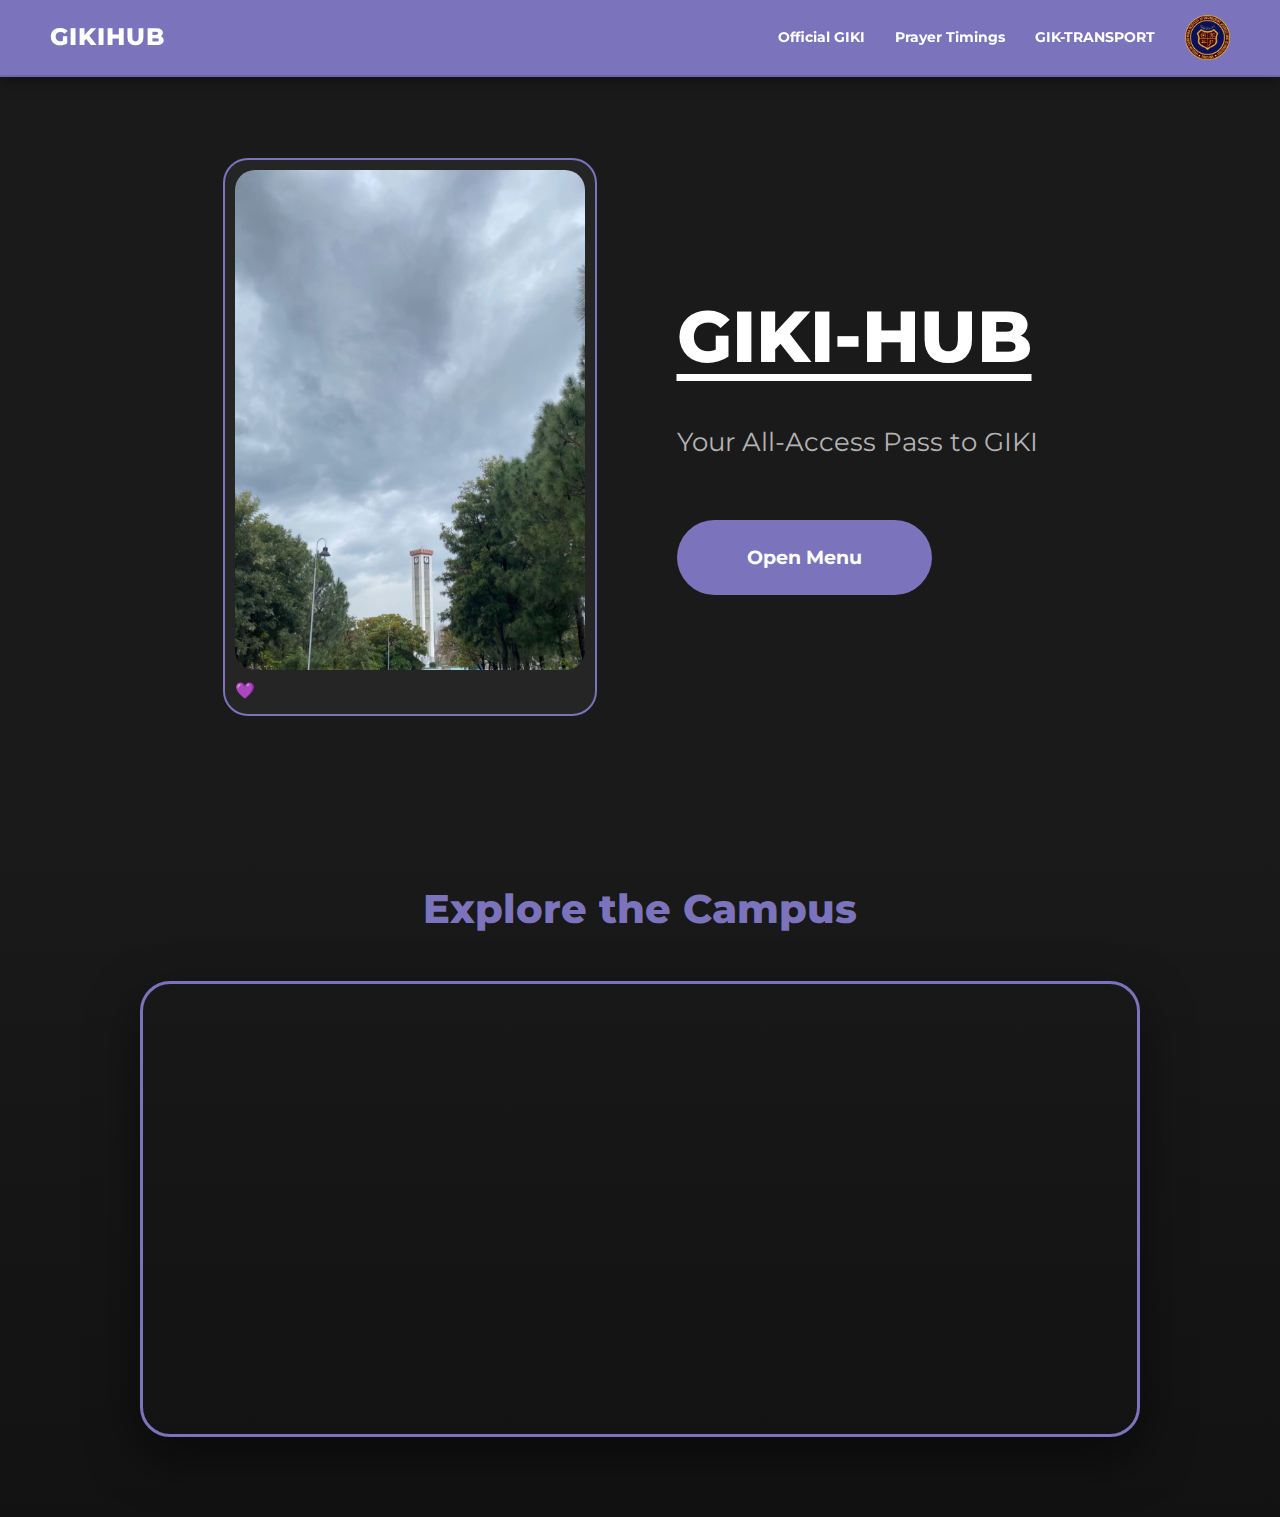
<file: index.html>
<!DOCTYPE html>
<html lang="en">
<head>
    <meta charset="UTF-8">
    <meta name="viewport" content="width=device-width, initial-scale=1.0">
    <title>GIKI-HUB | Home</title>
    <link rel="stylesheet" href="style.css">
    <link href="https://fonts.googleapis.com/css2?family=Montserrat:wght@400;700;800&display=swap" rel="stylesheet">
</head>
<body>

   <nav class="navbar">
    <div class="nav-container">
        <a href="index.html" class="nav-brand">GikiHub</a>
        
        <div class="nav-links">
            <a href="https://giki.edu.pk/" target="_blank">Official GIKI</a>
            <a href="https://salahtimes-giki.github.io/" target="_blank">Prayer Timings</a>
              <a href="https://giktransport.giki.edu.pk/" target="_blank">GIK-TRANSPORT</a>
            <img src="\img\cropped-giki-logo-updated (1) (1).png" alt="GIKI Logo" class="logo">
        </div>
    </div>
</nav>

    <main class="hero-section">
        <div class="container">
            <div class="image-box">
                <div class="window-frame">
                    <img src="\img\Screenshot_20250220_225440_Instagram.jpg" alt="GIKI Campus" class="campus-img">
                    <div class="heart-icon">💜</div>
                </div>
            </div>

            <div class="content-box">
                <h1 class="brand-name">GIKI-HUB</h1>
                <p class="tagline">Your All-Access Pass to GIKI</p>
                <a href="main_menu.html" class="cta-button">Open Menu</a>
            </div>
        </div>
    </main>

    <section class="map-section">
        <div class="map-container">
            <h2 class="map-title">Explore the Campus</h2>
            <div class="map-frame">
                <iframe 
                    src="https://www.google.com/maps/embed?pb=!1m18!1m12!1m3!1d3305.158564619946!2d72.64161947608151!3d34.06540641703666!2m3!1f0!2f0!3f0!3m2!1i1024!2i768!4f13.1!3m3!1m2!1s0x38de619555555555%3A0xf639a037617b189!2sGIKI%20Main%20Campus!5e0!3m2!1sen!2s!4v1700000000000" 
                    width="100%" height="450" style="border:0;" allowfullscreen="" loading="lazy">
                </iframe>
            </div>
        </div>
    </section>

</body>
</html>
</file>
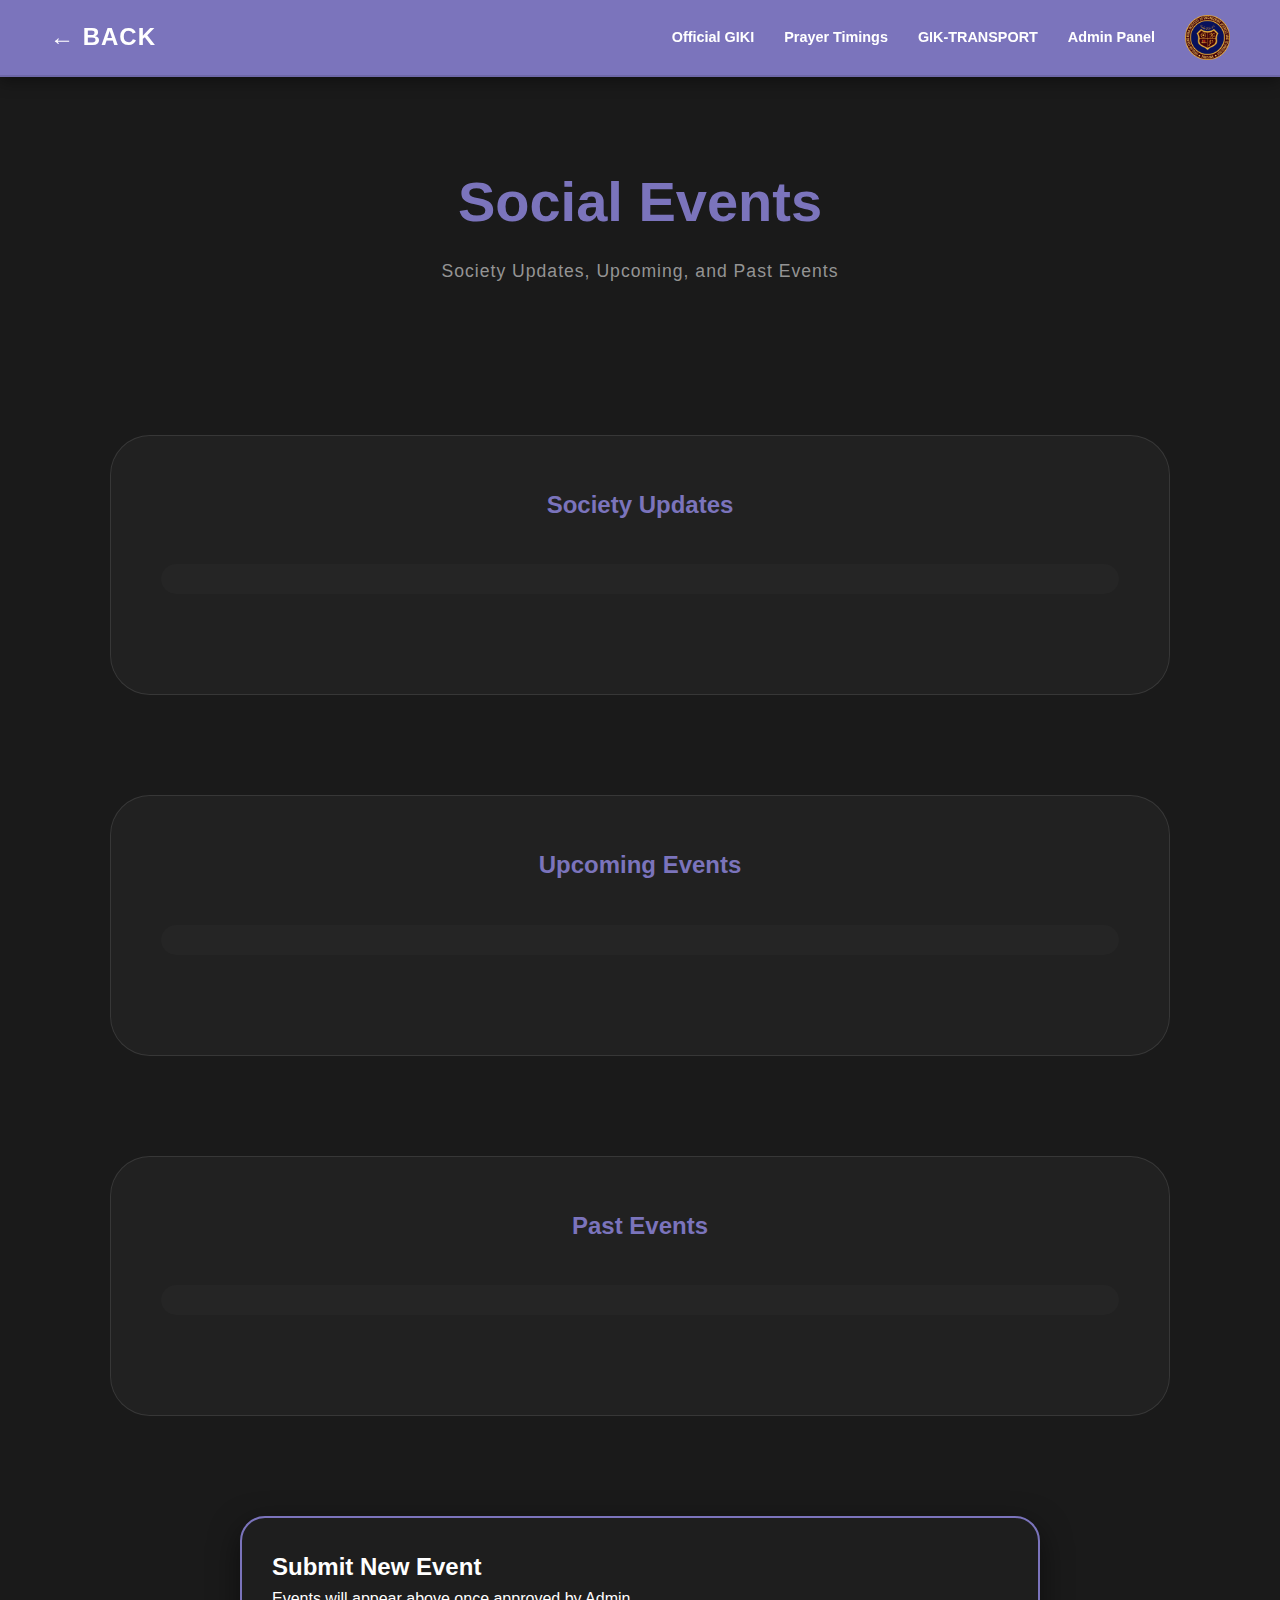
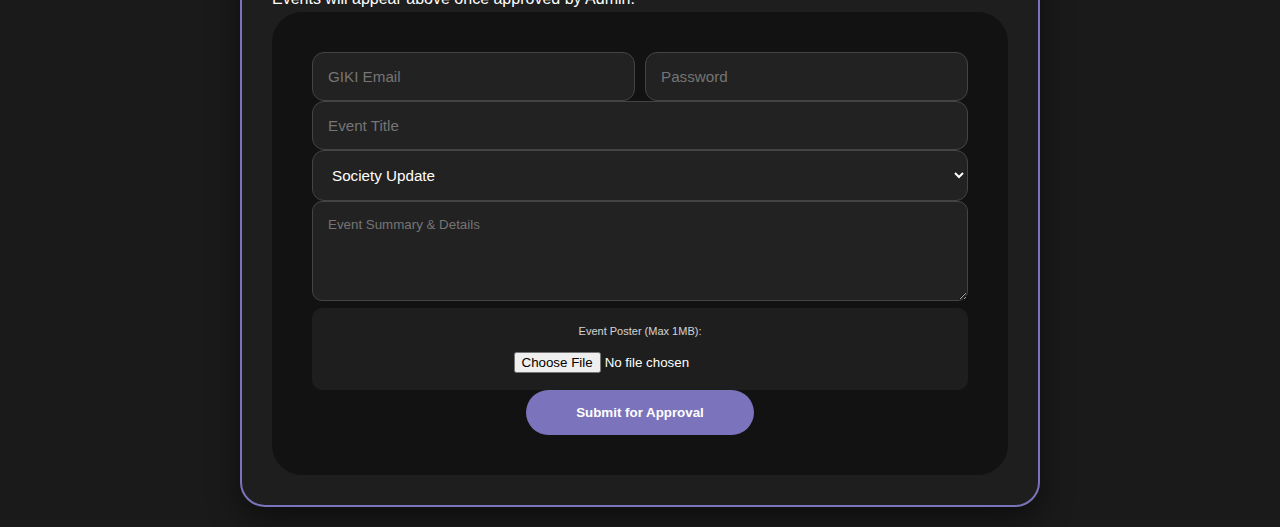
<file: admin.html>
<!DOCTYPE html>
<html lang="en">
<head>
    <meta charset="UTF-8">
    <title>Admin Approval | GIKI-HUB</title>
    <link rel="stylesheet" href="style.css">
</head>
<body class="social-page">
    <nav class="navbar">
        <div class="nav-container">
            <a href="social-event.html" class="nav-brand">← BACK TO SOCIAL</a>
        </div>
    </nav>

    <header class="menu-header">
        <h1>Pending Approvals</h1>
        <p>Review and approve student-submitted events</p>
    </header>

    <main class="schedule-container">
        <div id="admin-list" class="experience-grid"></div>
    </main>

    <script src="admin.js"></script>
</body>
</html>
</file>
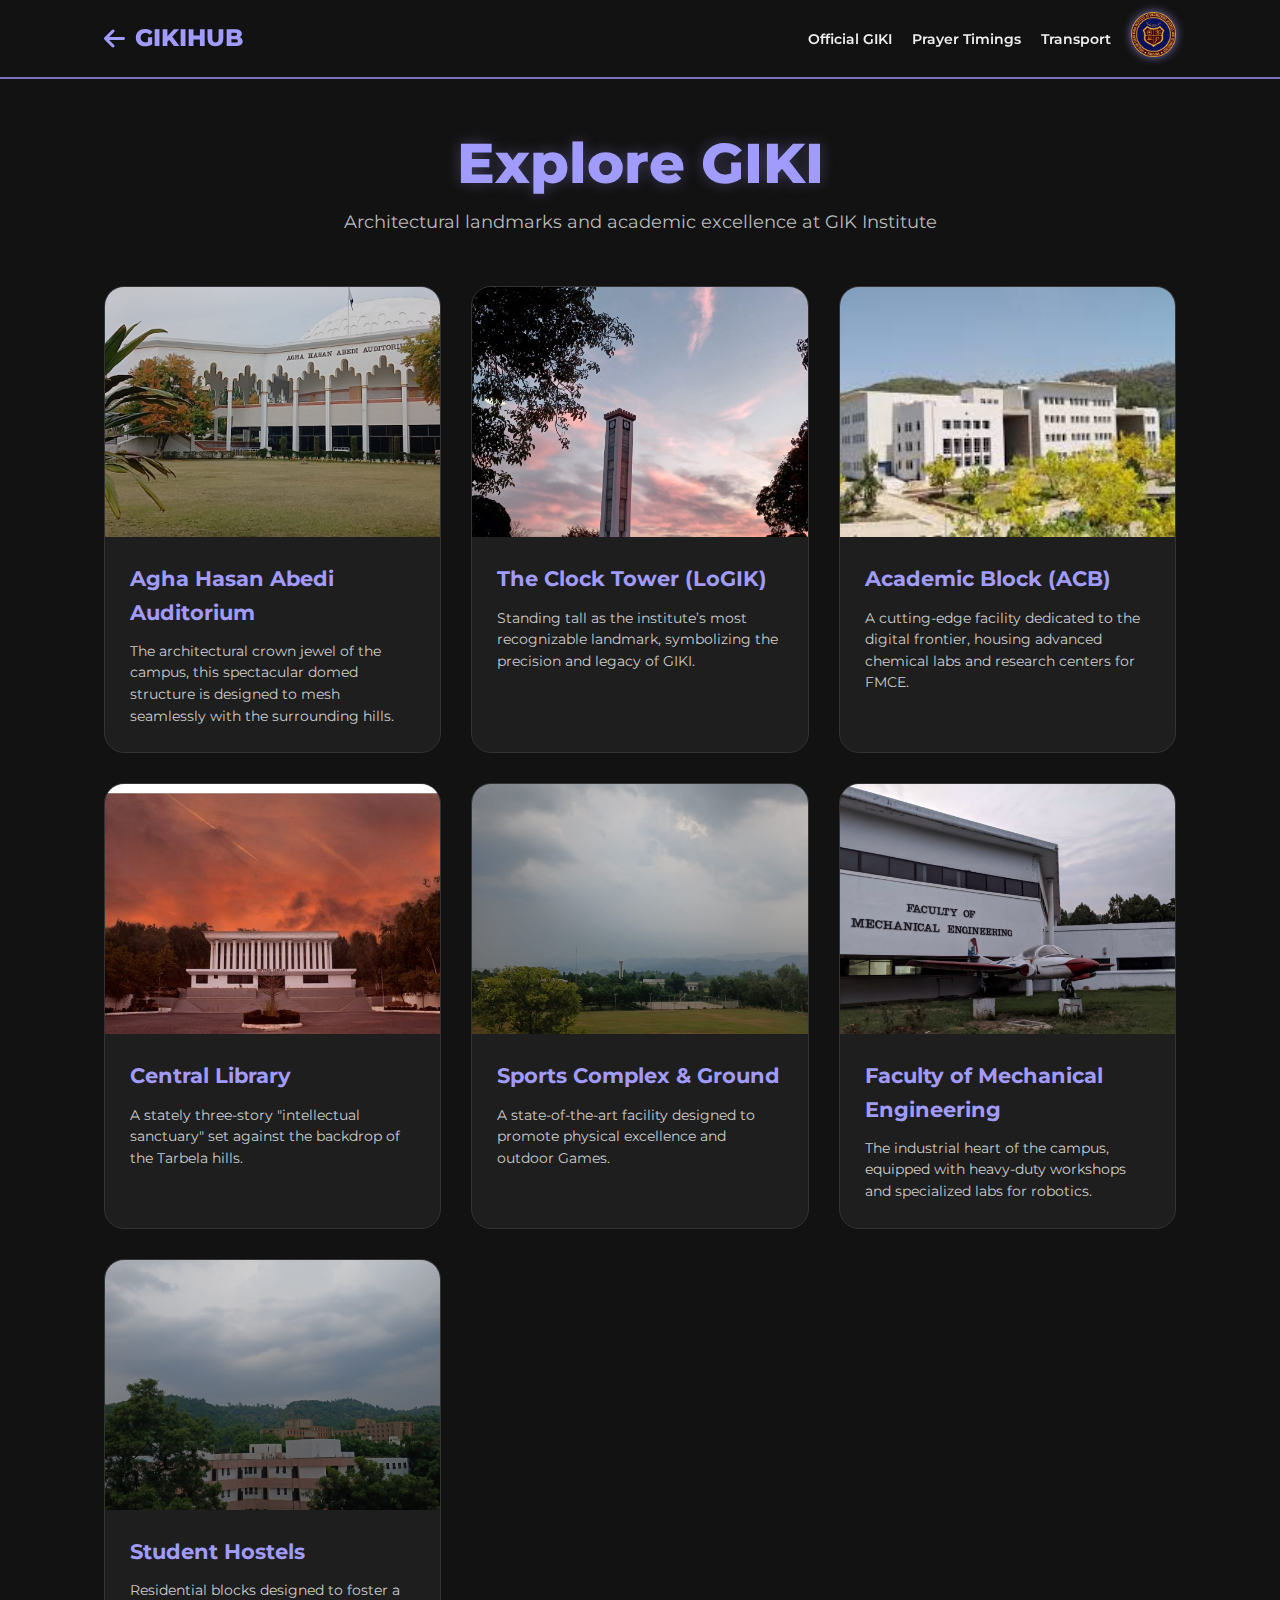
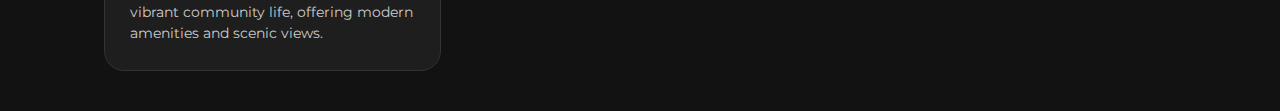
<file: explore.html>
<!DOCTYPE html>
<html lang="en">
<head>
    <meta charset="UTF-8">
    <meta name="viewport" content="width=device-width, initial-scale=1.0">
    <title>Explore GIKI | GIKIHUB</title>
    <link href="https://fonts.googleapis.com/css2?family=Montserrat:wght@400;600;700;800&display=swap" rel="stylesheet">
    <link rel="stylesheet" href="https://cdnjs.cloudflare.com/ajax/libs/font-awesome/6.0.0/css/all.min.css">
    <link rel="stylesheet" href="explore-style.css">
</head>
<body>

    <nav class="navbar">
        <div class="nav-container">
            <div class="nav-left">
                <a href="main_menu.html" class="nav-brand">
                    <i class="fa-solid fa-arrow-left"></i> GIKIHUB
                </a>
            </div>
            <ul class="nav-links">
                <li><a href="https://giki.edu.pk/" target="_blank">Official GIKI</a></li>
                <li><a href="https://salahtimes-giki.github.io/" target="_blank">Prayer Timings</a></li>
                <li><a href="https://giktransport.giki.edu.pk/" target="_blank">Transport</a></li>
                <li><img src="\img\cropped-giki-logo-updated (1) (1).png" alt="GIKI Seal" class="nav-logo"></li>
            </ul>
        </div>
    </nav>

    <main class="explore-container">
        <header class="explore-header">
            <h1>Explore GIKI</h1>
            <p>Architectural landmarks and academic excellence at GIK Institute</p>
        </header>

        <div class="explore-grid">
            
            <div class="explore-card">
                <div class="card-image"><img src="img/audi.jpeg" alt="Auditorium"></div>
                <div class="card-content">
                    <h2>Agha Hasan Abedi Auditorium</h2>
                    <p>The architectural crown jewel of the campus, this spectacular domed structure is designed to mesh seamlessly with the surrounding hills.</p>
                </div>
            </div>

            <div class="explore-card">
                <div class="card-image"><img src="img/LOGIK.jpeg" alt="Clock Tower"></div>
                <div class="card-content">
                    <h2>The Clock Tower (LoGIK)</h2>
                    <p>Standing tall as the institute’s most recognizable landmark, symbolizing the precision and legacy of GIKI.</p>
                </div>
            </div>

            <div class="explore-card">
                <div class="card-image"><img src="img/acb.jpeg" alt="Academic Block"></div>
                <div class="card-content">
                    <h2>Academic Block (ACB)</h2>
                    <p>A cutting-edge facility dedicated to the digital frontier, housing advanced chemical labs and research centers for FMCE.</p>
                </div>
            </div>

            <div class="explore-card">
                <div class="card-image"><img src="img/library.jpeg" alt="Central Library"></div>
                <div class="card-content">
                    <h2>Central Library</h2>
                    <p>A stately three-story "intellectual sanctuary" set against the backdrop of the Tarbela hills.</p>
                </div>
            </div>

            <div class="explore-card">
                <div class="card-image"><img src="img/ground.jpeg" alt="Sports Complex"></div>
                <div class="card-content">
                    <h2>Sports Complex & Ground</h2>
                    <p>A state-of-the-art facility designed to promote physical excellence and outdoor Games.</p>
                </div>
            </div>

            <div class="explore-card">
                <div class="card-image"><img src="img/ME.jpeg" alt="Mechanical Engineering"></div>
                <div class="card-content">
                    <h2>Faculty of Mechanical Engineering</h2>
                    <p>The industrial heart of the campus, equipped with heavy-duty workshops and specialized labs for robotics.</p>
                </div>
            </div>

            <div class="explore-card">
                <div class="card-image"><img src="img/hostel.jpeg" alt="Student Hostels"></div>
                <div class="card-content">
                    <h2>Student Hostels</h2>
                    <p>Residential blocks designed to foster a vibrant community life, offering modern amenities and scenic views.</p>
                </div>
            </div>

        </div>
    </main>

</body>
</html>
</file>
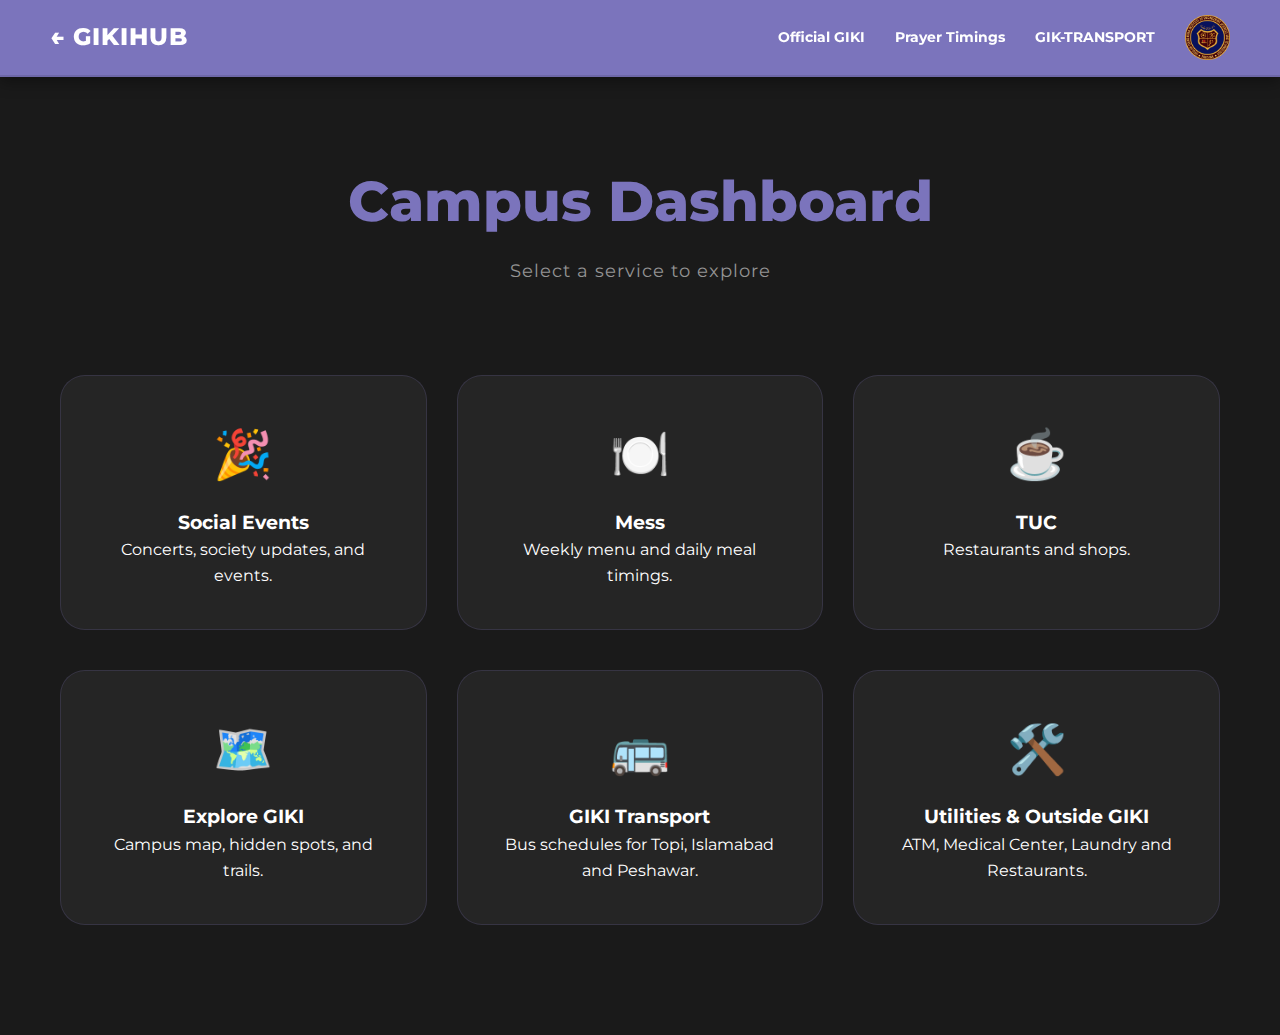
<file: main_menu.html>
<!DOCTYPE html>
<html lang="en">
<head>
    <meta charset="UTF-8">
    <meta name="viewport" content="width=device-width, initial-scale=1.0">
    <title>Dashboard | GIKI-HUB</title>
    <link rel="stylesheet" href="style.css">
    <link href="https://fonts.googleapis.com/css2?family=Montserrat:wght@400;700;800&display=swap" rel="stylesheet">
</head>
<body class="menu-page">

    <nav class="navbar">
        <div class="nav-container">
            <div class="nav-left">
                <a href="index.html" class="nav-brand">← GIKIHUB</a>
            </div>
            
            <div class="nav-links">
                <a href="https://giki.edu.pk/" target="_blank">Official GIKI</a>
                <a href="https://salahtimes-giki.github.io/" target="_blank">Prayer Timings</a>
                <a href="https://giktransport.giki.edu.pk/" target="_blank">GIK-TRANSPORT</a>
                <img src="img/cropped-giki-logo-updated (1) (1).png" alt="GIKI Logo" class="logo">
            </div>
        </div>
    </nav>

    <header class="menu-header">
        <h1>Campus Dashboard</h1>
        <p>Select a service to explore</p>
    </header>

    <section class="menu-grid">
        <a href="social-event.html" class="menu-card">
            <div class="icon">🎉</div>
            <h3>Social Events</h3>
            <p>Concerts, society updates, and events.</p>
        </a>

        <a href="mess.html" class="menu-card">
            <div class="icon">🍽️</div>
            <h3>Mess</h3>
            <p>Weekly menu and daily meal timings.</p>
        </a>

        <a href="tuc.html" class="menu-card">
            <div class="icon">☕</div>
            <h3>TUC</h3>
            <p>Restaurants and shops.</p>
        </a>

        <a href="explore.html" class="menu-card">
            <div class="icon">🗺️</div>
            <h3>Explore GIKI</h3>
            <p>Campus map, hidden spots, and trails.</p>
        </a>

        <a href="transport.html" class="menu-card">
            <div class="icon">🚌</div>
            <h3>GIKI Transport</h3>
            <p>Bus schedules for Topi, Islamabad and Peshawar.</p>
        </a>

        <a href="utilities.html" class="menu-card">
            <div class="icon">🛠️</div>
            <h3>Utilities & Outside GIKI</h3>
            <p>ATM, Medical Center, Laundry and Restaurants.</p>
        </a>
    </section>

</body>
</html>
</file>
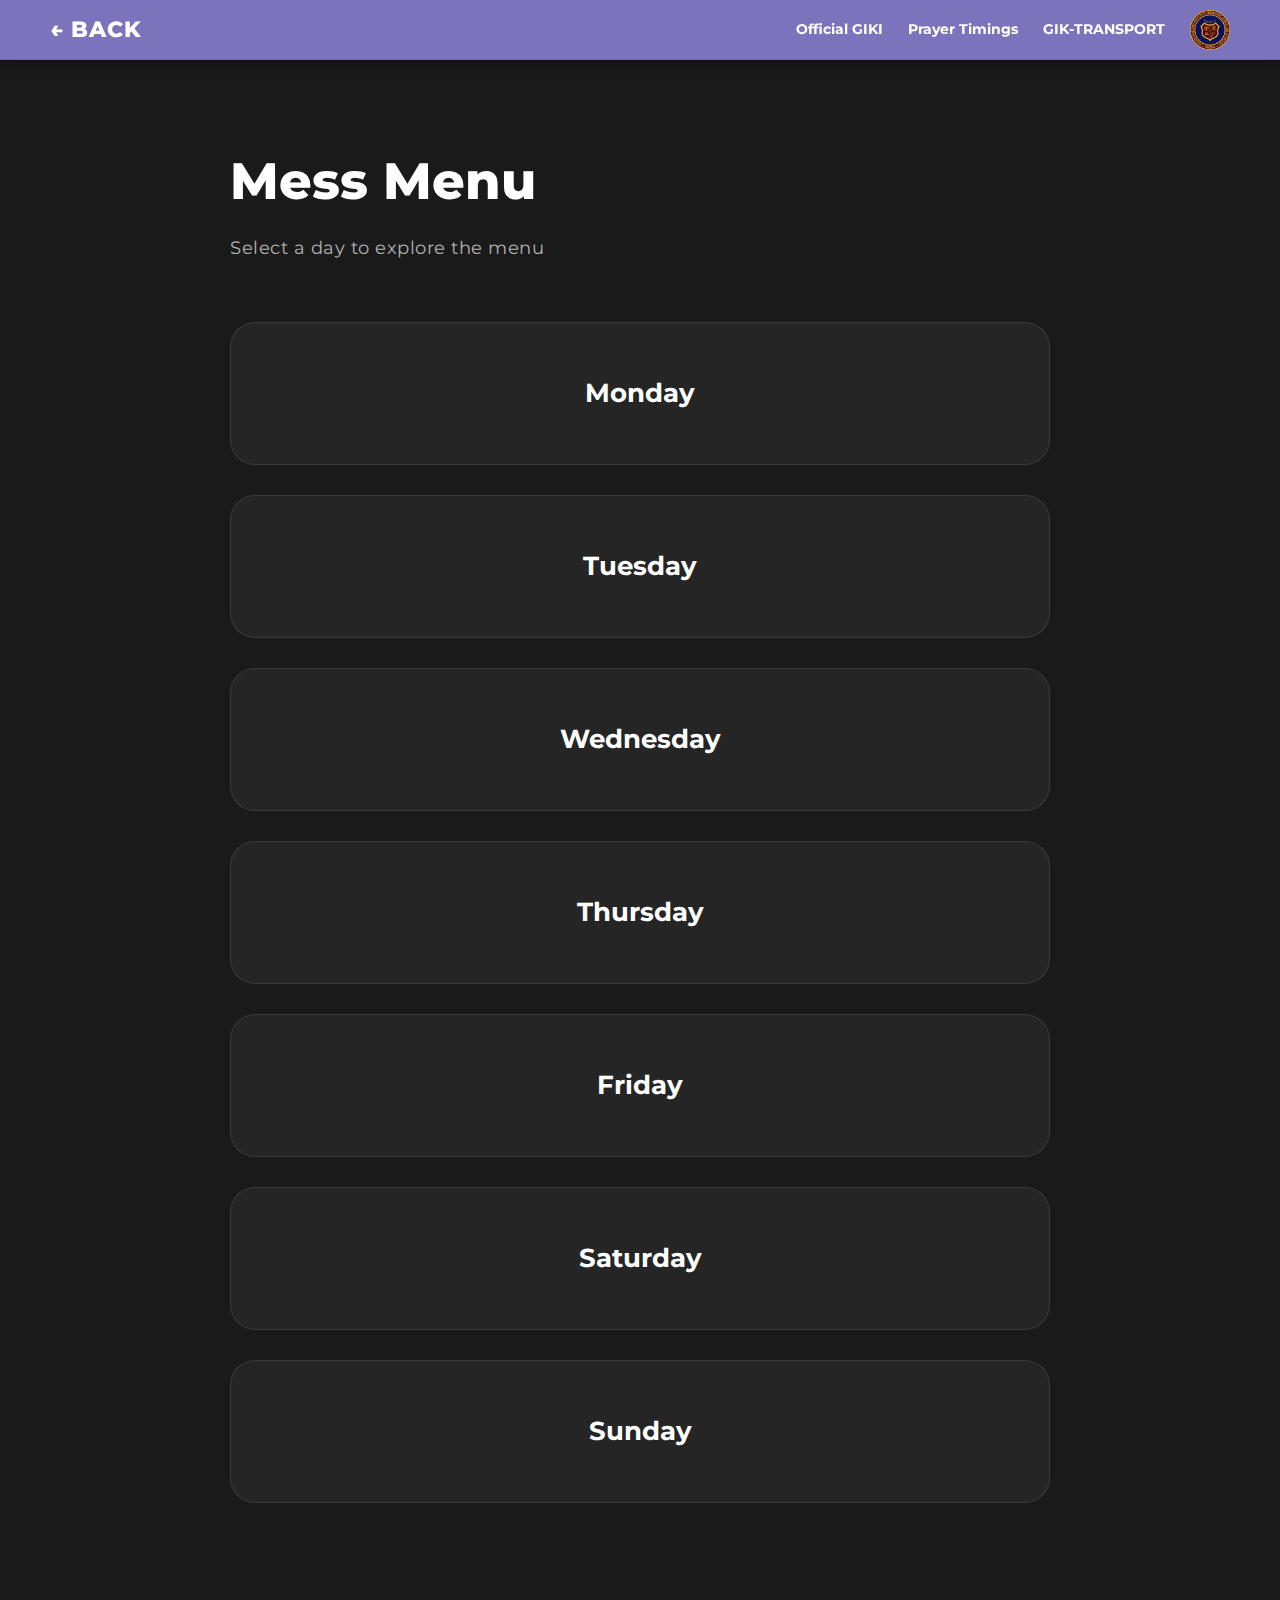
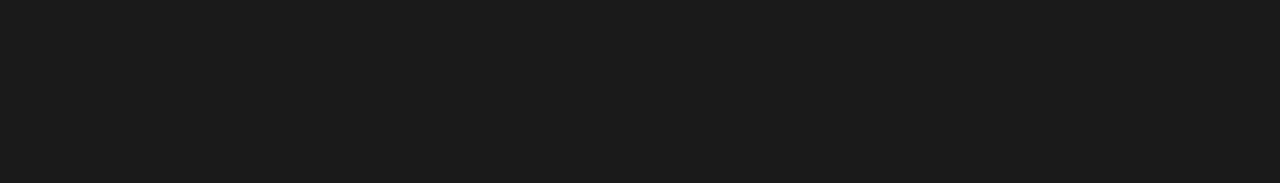
<file: mess.html>
<!DOCTYPE html>
<html lang="en">
<head>
    <meta charset="UTF-8">
    <meta name="viewport" content="width=device-width, initial-scale=1.0">
    <title>Mess Menu | GIKI HUB</title>
    <link rel="stylesheet" href="style.css"> <link rel="stylesheet" href="mess-style.css">
    <link href="https://fonts.googleapis.com/css2?family=Montserrat:wght@400;700;800&display=swap" rel="stylesheet">
</head>
<body>

    <nav class="navbar">
        <div class="nav-container">
            <a href="main_menu.html" class="nav-brand">← BACK</a>
            <div class="nav-links">
                <a href="https://giki.edu.pk/" target="_blank">Official GIKI</a>
                <a href="https://salahtimes-giki.github.io/" target="_blank">Prayer Timings</a>
                <a href="https://giktransport.giki.edu.pk/" target="_blank">GIK-TRANSPORT</a>
                <img src="img/cropped-giki-logo-updated (1) (1).png" alt="GIKI Logo" class="logo">
            </div>
        </div>
    </nav>

    <main class="mess-container">
        <header class="mess-header">
            <h1 id="mess-title">Mess Menu</h1>
            <p id="mess-subtitle">Select a day to explore the menu</p>
        </header>

        <div id="dynamic-content" class="menu-content-wrapper"></div>

        <div class="action-footer">
            <button id="back-btn" class="back-pill hidden" onclick="loadDays()">← Back to Days</button>
        </div>
    </main>

    <script src="mess.js"></script>
</body>
</html>
</file>
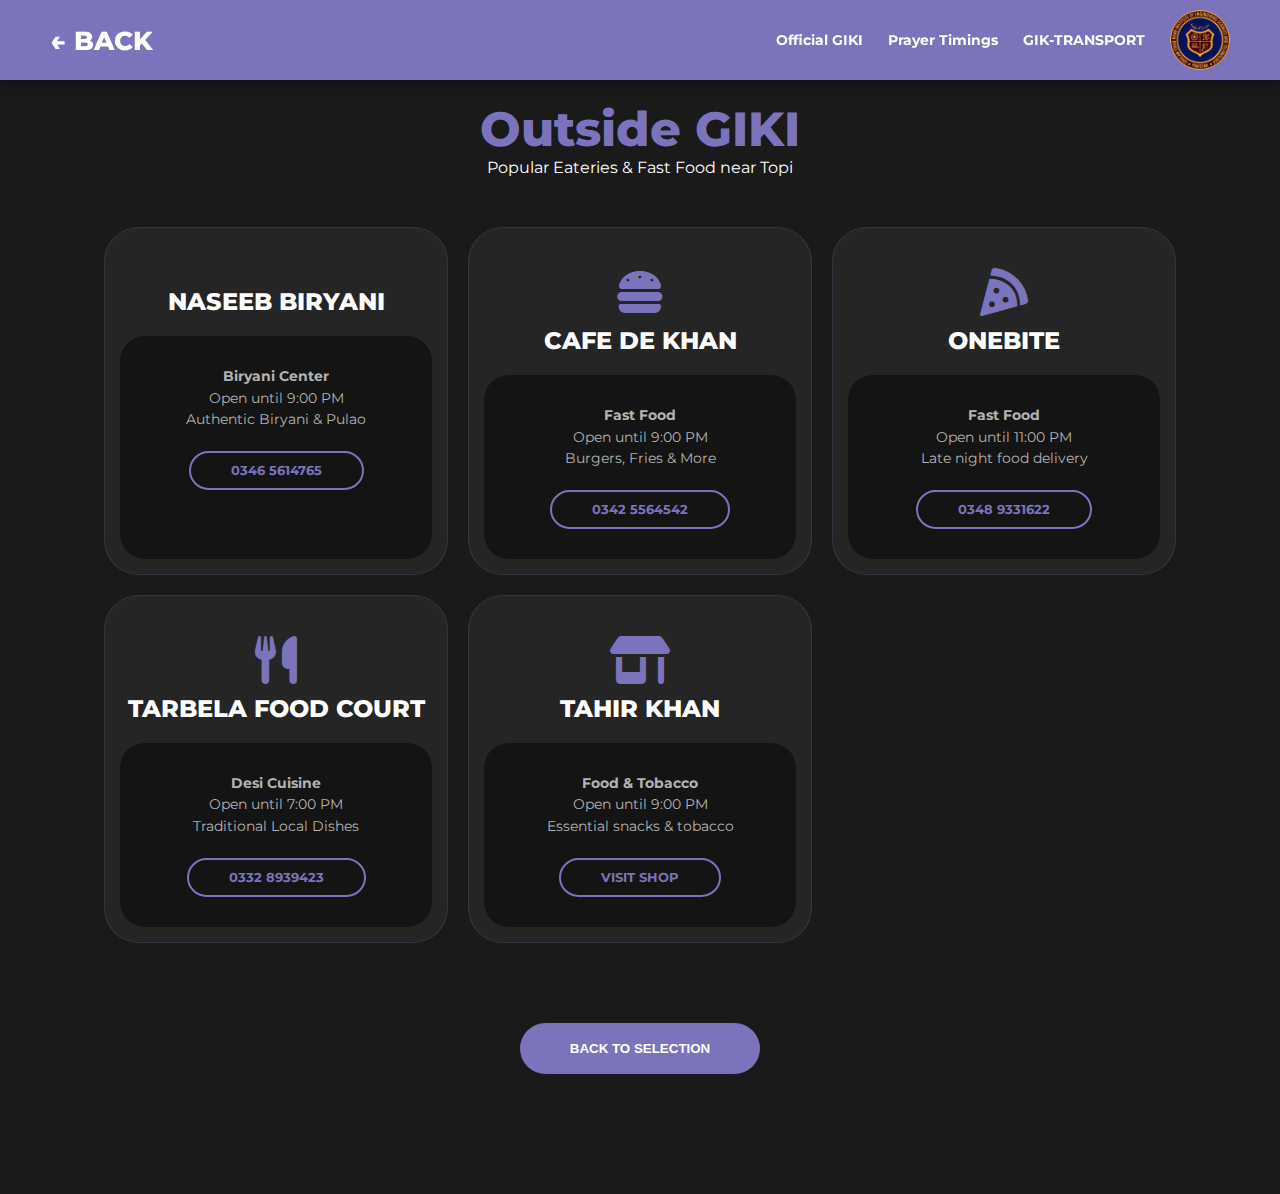
<file: outside_giki.html>
<!DOCTYPE html>
<html lang="en">
<head>
    <meta charset="UTF-8">
    <meta name="viewport" content="width=device-width, initial-scale=1.0">
    <title>Outside GIKI | Eateries & Food</title>
    <link href="https://fonts.googleapis.com/css2?family=Montserrat:wght@700;800&display=swap" rel="stylesheet">
    <link rel="stylesheet" href="https://cdnjs.cloudflare.com/ajax/libs/font-awesome/6.0.0/css/all.min.css">
    <link rel="stylesheet" href="outside.css">
</head>
<body>

    <nav class="navbar">
        <div class="nav-container">
            <a href="utilities.html" class="nav-brand">← BACK</a>
            <div class="nav-links">
                <a href="https://giki.edu.pk/" target="_blank">Official GIKI</a>
                <a href="https://salahtimes-giki.github.io/" target="_blank">Prayer Timings</a>
                <a href="https://giktransport.giki.edu.pk/" target="_blank">GIK-TRANSPORT</a>
                <img src="img/cropped-giki-logo-updated (1) (1).png" alt="GIKI Seal" class="nav-logo">
            </div>
        </div>
    </nav>

    <div class="outside-container">
        <header class="menu-header">
            <h1>Outside GIKI</h1>
            <p>Popular Eateries & Fast Food near Topi</p>
        </header>

        <div class="food-grid">
            <div class="themed-card">
                <div class="card-body">
                    <i class="fa-solid fa-bowl-rice"></i>
                    <h2>Naseeb Biryani</h2>
                </div>
                <div class="card-footer-box">
                    <p><strong>Biryani Center</strong><br>Open until 9:00 PM<br>Authentic Biryani & Pulao</p>
                    <a href="tel:03465614765" class="open-pill">0346 5614765</a>
                </div>
            </div>

            <div class="themed-card">
                <div class="card-body">
                    <i class="fa-solid fa-burger"></i>
                    <h2>Cafe de Khan</h2>
                </div>
                <div class="card-footer-box">
                    <p><strong>Fast Food</strong><br>Open until 9:00 PM<br>Burgers, Fries & More</p>
                    <a href="tel:03425564542" class="open-pill">0342 5564542</a>
                </div>
            </div>

            <div class="themed-card">
                <div class="card-body">
                    <i class="fa-solid fa-pizza-slice"></i>
                    <h2>OneBite</h2>
                </div>
                <div class="card-footer-box">
                    <p><strong>Fast Food</strong><br>Open until 11:00 PM<br>Late night food delivery</p>
                    <a href="tel:03489331622" class="open-pill">0348 9331622</a>
                </div>
            </div>

            <div class="themed-card">
                <div class="card-body">
                    <i class="fa-solid fa-utensils"></i>
                    <h2>Tarbela Food Court</h2>
                </div>
                <div class="card-footer-box">
                    <p><strong>Desi Cuisine</strong><br>Open until 7:00 PM<br>Traditional Local Dishes</p>
                    <a href="tel:03328939423" class="open-pill">0332 8939423</a>
                </div>
            </div>

            <div class="themed-card">
                <div class="card-body">
                    <i class="fa-solid fa-shop"></i>
                    <h2>Tahir Khan</h2>
                </div>
                <div class="card-footer-box">
                    <p><strong>Food & Tobacco</strong><br>Open until 9:00 PM<br>Essential snacks & tobacco</p>
                    <span class="open-pill">Visit Shop</span>
                </div>
            </div>
        </div>

        <div class="action-footer">
            <button class="back-pill" onclick="window.location.href='utilities.html'">BACK TO SELECTION</button>
        </div>
    </div>

</body>
</html>
</file>
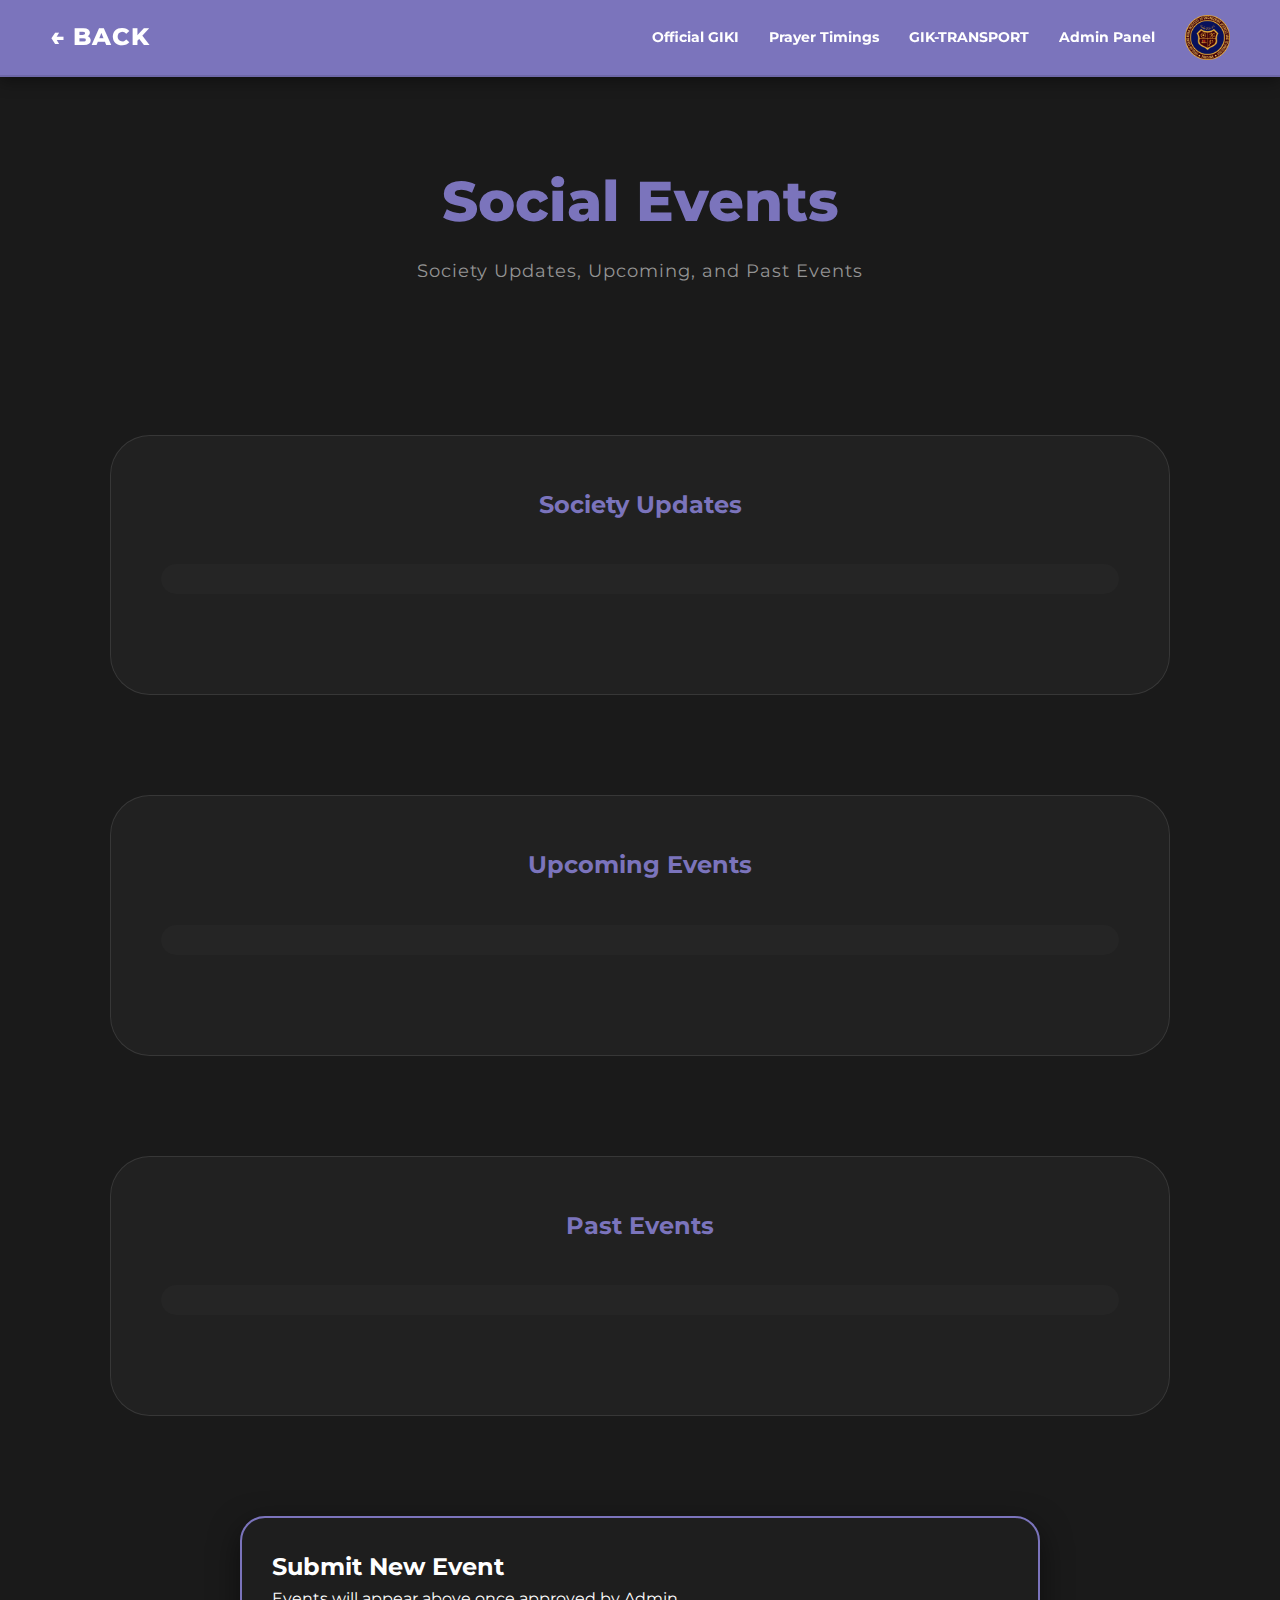
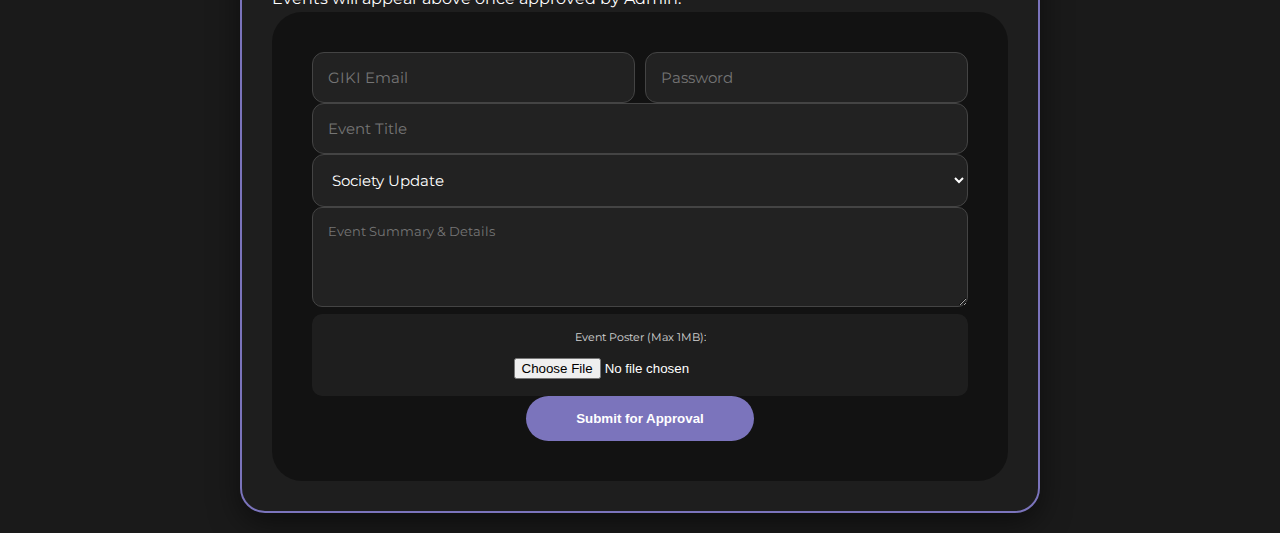
<file: social-event.html>
<!DOCTYPE html>
<html lang="en">
<head>
    <meta charset="UTF-8">
    <meta name="viewport" content="width=device-width, initial-scale=1.0">
    <title>Social Events | GIKI-HUB</title>
    <link rel="stylesheet" href="style.css">
    <link href="https://fonts.googleapis.com/css2?family=Montserrat:wght@400;700;800&display=swap" rel="stylesheet">
</head>
<body class="social-page">

    <nav class="navbar">
        <div class="nav-container">
           <a href="main_menu.html" class="nav-brand">← BACK</a>
            <div class="nav-links">
                <a href="https://giki.edu.pk/" target="_blank">Official GIKI</a>
                <a href="https://salahtimes-giki.github.io/" target="_blank">Prayer Timings</a>
                <a href="https://giktransport.giki.edu.pk/" target="_blank">GIK-TRANSPORT</a>
                <a href="admin.html" class="admin-link">Admin Panel</a>
                <img src="img/cropped-giki-logo-updated (1) (1).png" alt="GIKI Logo" class="logo">
            </div>
        </div>
    </nav>

    <header class="menu-header">
        <h1>Social Events</h1>
        <p>Society Updates, Upcoming, and Past Events</p>
    </header>

    <main class="schedule-container">
        <div class="experience-box">
            <h2 class="section-title">Society Updates</h2>
            <div class="experience-grid" id="society-grid"></div>
        </div>

        <div class="experience-box">
            <h2 class="section-title">Upcoming Events</h2>
            <div class="experience-grid" id="upcoming-grid"></div>
        </div>

        <div class="experience-box">
            <h2 class="section-title">Past Events</h2>
            <div class="experience-grid" id="past-grid"></div>
        </div>

        <div class="table-frame" id="input-area">
            <h2 class="form-title">Submit New Event</h2>
            <p class="form-subtitle">Events will appear above once approved by Admin.</p>
            
            <div class="feedback-input-box">
                <div class="input-row">
                    <input type="email" id="user-email" placeholder="GIKI Email" class="custom-input">
                    <input type="password" id="user-pass" placeholder="Password" class="custom-input">
                </div>
                
                <input type="text" id="event-title" placeholder="Event Title" class="custom-input">
                
                <select id="event-category" class="custom-input">
                    <option value="society-grid">Society Update</option>
                    <option value="upcoming-grid">Upcoming Event</option>
                    <option value="past-grid">Past Event</option>
                </select>

                <textarea id="event-summary" placeholder="Event Summary & Details"></textarea>
                
                <div class="file-upload-box">
                    <label>Event Poster (Max 1MB):</label>
                    <input type="file" id="event-image" accept="image/*">
                </div>

                <button class="buy-now-btn" id="submit-event">Submit for Approval</button>
            </div>
        </div>

        <p id="thank-you-msg" class="hidden">
            Success! Your event is pending admin review.
        </p>
    </main>

    <script src="social.js"></script>
</body>
</html>
</file>
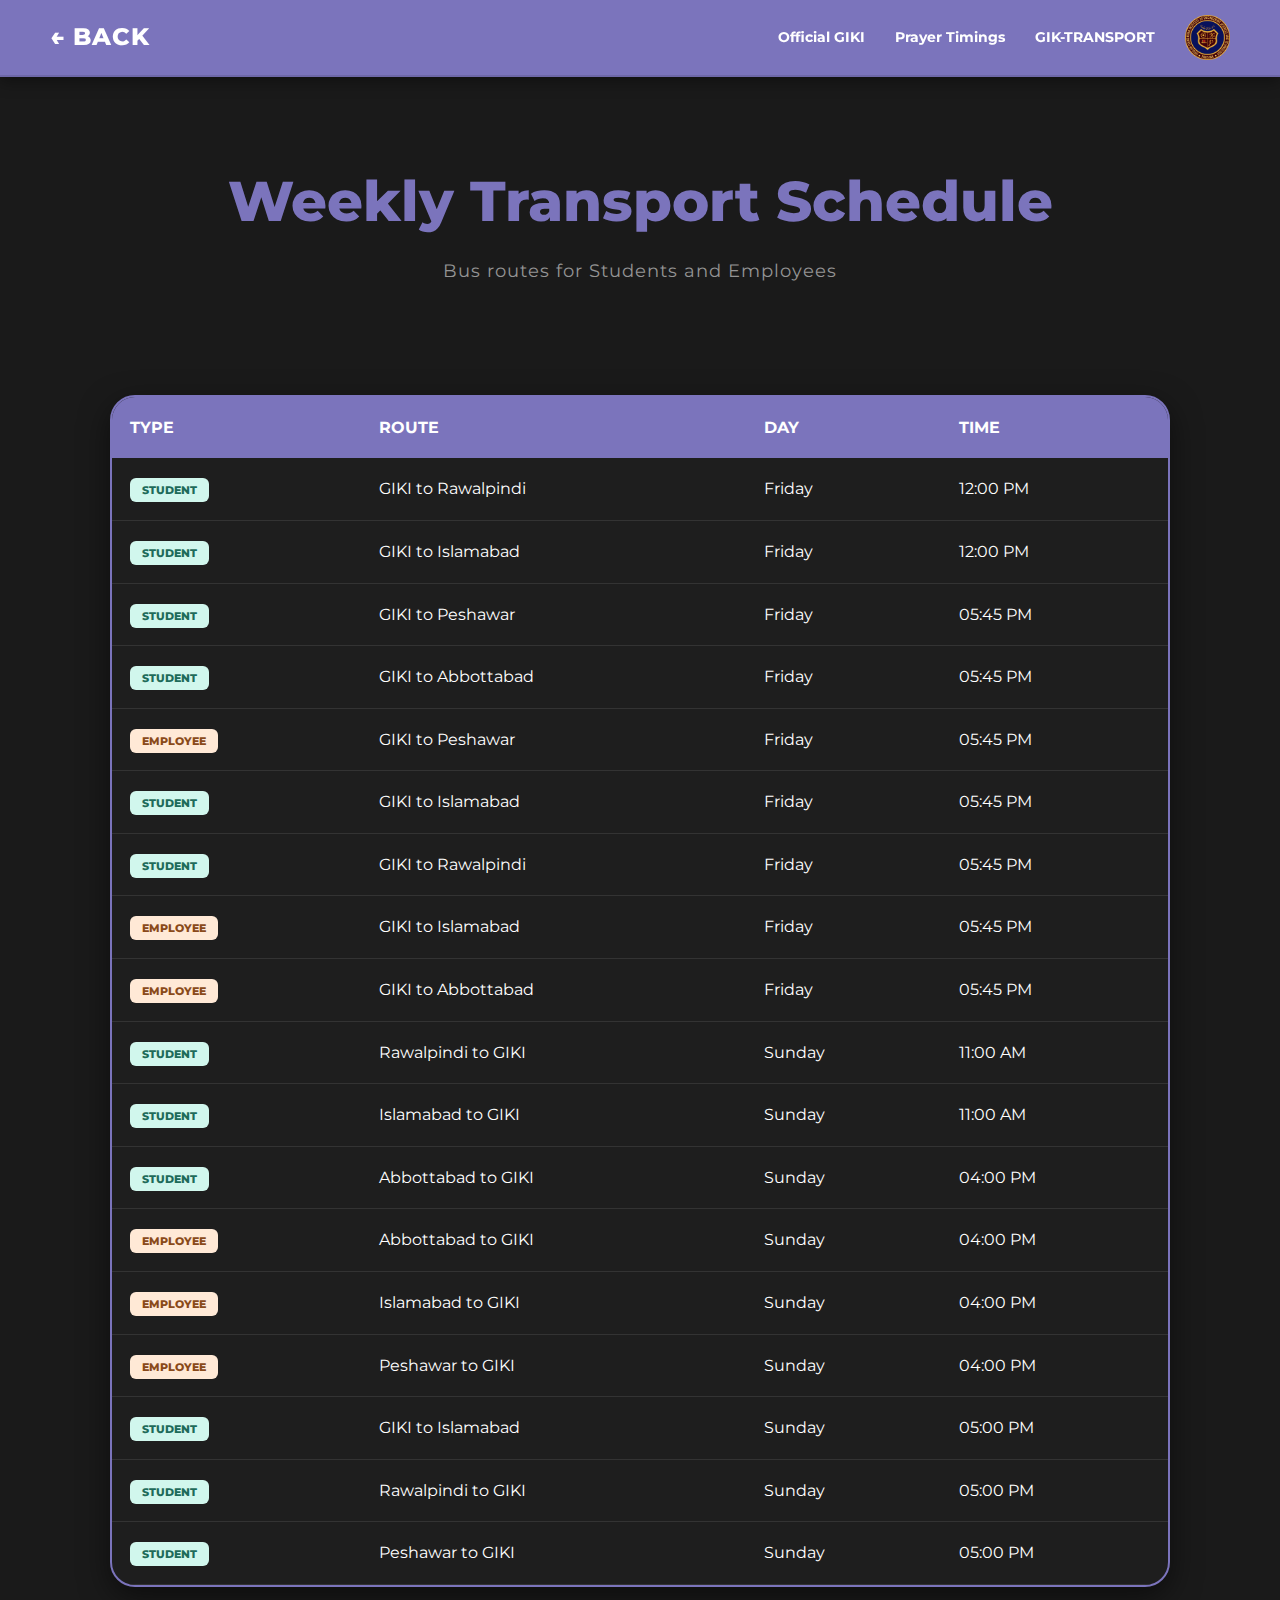
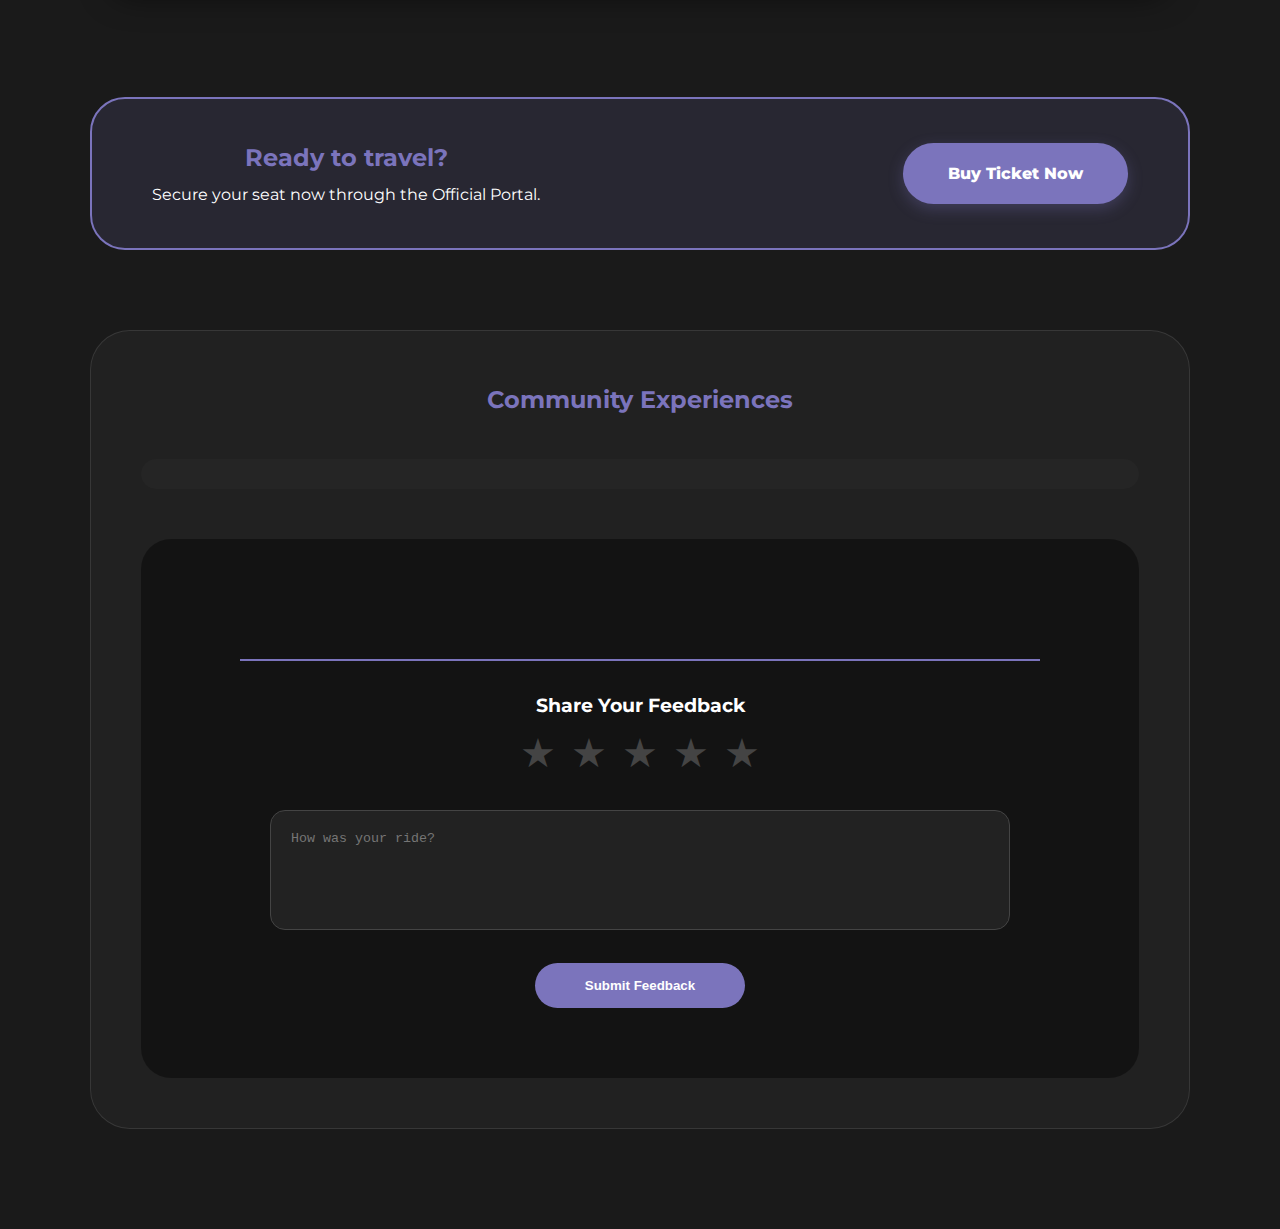
<file: transport.html>
<!DOCTYPE html>
<html lang="en">
    
<head>
    <meta charset="UTF-8">
    <meta name="viewport" content="width=device-width, initial-scale=1.0">
    <title>Transport | GIKI-HUB</title>
    <link rel="stylesheet" href="style.css">
    <link href="https://fonts.googleapis.com/css2?family=Montserrat:wght@400;700;800&display=swap" rel="stylesheet">
</head>
<body class="transport-page">

    <nav class="navbar">
        <div class="nav-container">
            <a href="main_menu.html" class="nav-brand">← BACK</a>
           <div class="nav-links">
            <a href="https://giki.edu.pk/" target="_blank">Official GIKI</a>
            <a href="https://salahtimes-giki.github.io/" target="_blank">Prayer Timings</a>
            <a href="https://giktransport.giki.edu.pk/" target="_blank">GIK-TRANSPORT</a>
            <img src="\img\cropped-giki-logo-updated (1) (1).png" alt="GIKI Logo" class="logo">
        </div>
        </div>
    </nav>

    <header class="menu-header">
        <h1>Weekly Transport Schedule</h1>


        <p>Bus routes for Students and Employees</p>
    </header>

    <main class="schedule-container">
        <div class="table-frame">
            <table class="transport-table">
                <thead>
                    <tr><th>Type</th><th>Route</th><th>Day</th><th>Time</th></tr>
                </thead>
                <tbody id="transport-data">
                    <tr><td><span class="badge student">STUDENT</span></td><td>GIKI to Rawalpindi</td><td>Friday</td><td>12:00 PM</td></tr>
                    <tr><td><span class="badge student">STUDENT</span></td><td>GIKI to Islamabad</td><td>Friday</td><td>12:00 PM</td></tr>
                    <tr><td><span class="badge student">STUDENT</span></td><td>GIKI to Peshawar</td><td>Friday</td><td>05:45 PM</td></tr>
                    <tr><td><span class="badge student">STUDENT</span></td><td>GIKI to Abbottabad</td><td>Friday</td><td>05:45 PM</td></tr>
                    <tr><td><span class="badge employee">EMPLOYEE</span></td><td>GIKI to Peshawar</td><td>Friday</td><td>05:45 PM</td></tr>
                    <tr><td><span class="badge student">STUDENT</span></td><td>GIKI to Islamabad</td><td>Friday</td><td>05:45 PM</td></tr>
                    <tr><td><span class="badge student">STUDENT</span></td><td>GIKI to Rawalpindi</td><td>Friday</td><td>05:45 PM</td></tr>
                    <tr><td><span class="badge employee">EMPLOYEE</span></td><td>GIKI to Islamabad</td><td>Friday</td><td>05:45 PM</td></tr>
                    <tr><td><span class="badge employee">EMPLOYEE</span></td><td>GIKI to Abbottabad</td><td>Friday</td><td>05:45 PM</td></tr>
                    <tr><td><span class="badge student">STUDENT</span></td><td>Rawalpindi to GIKI</td><td>Sunday</td><td>11:00 AM</td></tr>
                    <tr><td><span class="badge student">STUDENT</span></td><td>Islamabad to GIKI</td><td>Sunday</td><td>11:00 AM</td></tr>
                    <tr><td><span class="badge student">STUDENT</span></td><td>Abbottabad to GIKI</td><td>Sunday</td><td>04:00 PM</td></tr>
                    <tr><td><span class="badge employee">EMPLOYEE</span></td><td>Abbottabad to GIKI</td><td>Sunday</td><td>04:00 PM</td></tr>
                    <tr><td><span class="badge employee">EMPLOYEE</span></td><td>Islamabad to GIKI</td><td>Sunday</td><td>04:00 PM</td></tr>
                    <tr><td><span class="badge employee">EMPLOYEE</span></td><td>Peshawar to GIKI</td><td>Sunday</td><td>04:00 PM</td></tr>
                    <tr><td><span class="badge student">STUDENT</span></td><td>GIKI to Islamabad</td><td>Sunday</td><td>05:00 PM</td></tr>
                    <tr><td><span class="badge student">STUDENT</span></td><td>Rawalpindi to GIKI</td><td>Sunday</td><td>05:00 PM</td></tr>
                    <tr><td><span class="badge student">STUDENT</span></td><td>Peshawar to GIKI</td><td>Sunday</td><td>05:00 PM</td></tr>
                </tbody>
            </table>
        </div>
    </main>

    <section class="action-footer">
        <div class="action-card">
            <div class="action-text">
                <h2>Ready to travel?</h2>
                <p>Secure your seat now through the Official Portal.</p>
            </div>
            <a href="https://giktransport.giki.edu.pk/" target="_blank" class="buy-now-pill">Buy Ticket Now</a>
        </div>
    </section>

    <section class="experience-section">
        <div class="experience-container">
            <div class="experience-box">
                <h2 class="section-title">Community Experiences</h2>
                <div class="experience-grid" id="experience-grid">
                    </div>

                <div class="feedback-input-box">
                    <div id="input-area">
                        <h3>Share Your Feedback</h3>
                        <div class="star-rating">
                            <span class="star" data-value="5">★</span>
                            <span class="star" data-value="4">★</span>
                            <span class="star" data-value="3">★</span>
                            <span class="star" data-value="2">★</span>
                            <span class="star" data-value="1">★</span>
                        </div>
                        <textarea id="user-suggestion" placeholder="How was your ride?"></textarea>
                        <button class="buy-now-btn" id="submit-feedback">Submit Feedback</button>
                    </div>
                    <p id="thank-you-msg" class="hidden">Thank you! Your feedback is live and saved.</p>
                </div>
            </div>
        </div>
    </section>

    <script src="transport.js"></script>
</body>
</html>
</file>
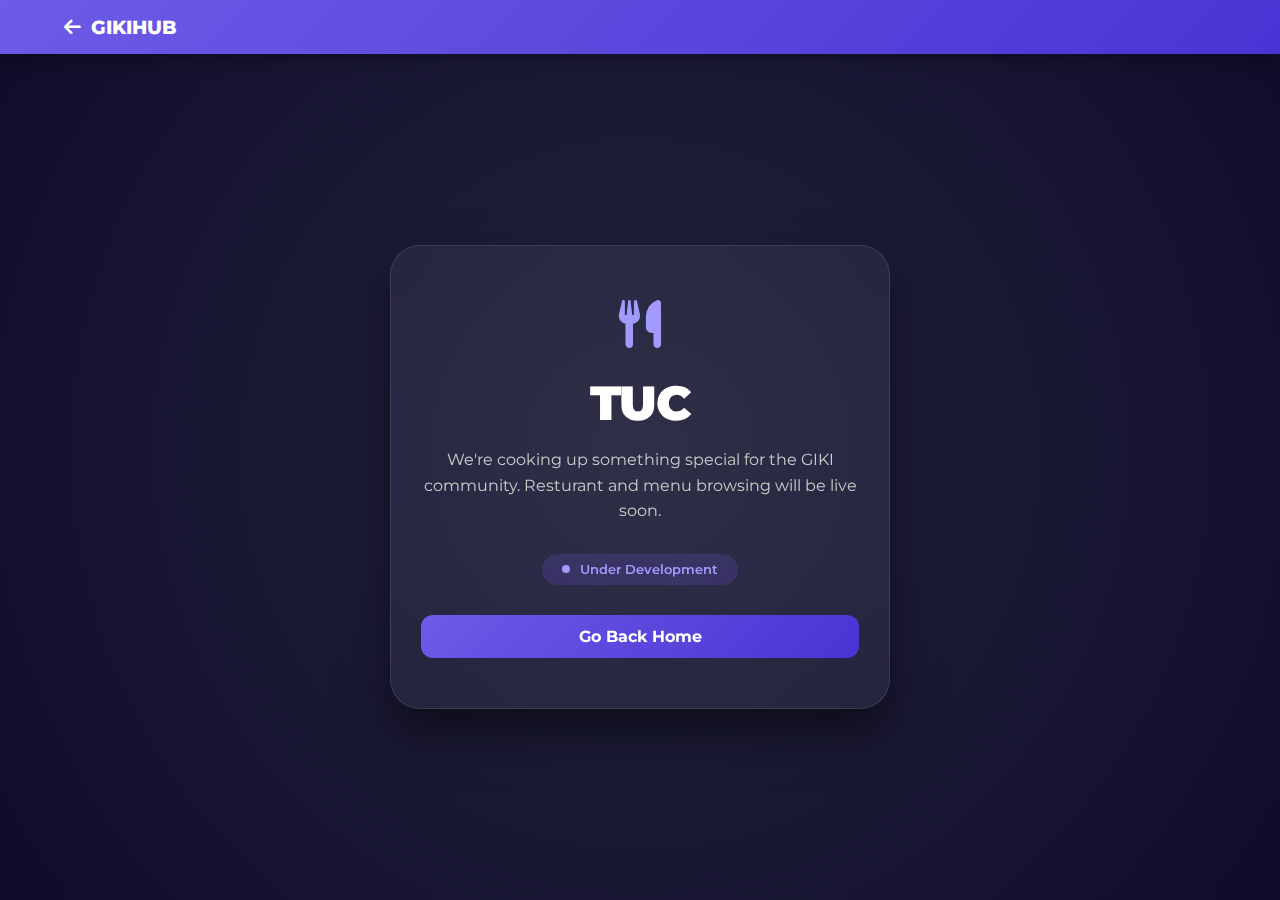
<file: tuc.html>
<!DOCTYPE html>
<html lang="en">
<head>
    <meta charset="UTF-8">
    <meta name="viewport" content="width=device-width, initial-scale=1.0">
    <title>TUC | Coming Soon</title>
    <link href="https://fonts.googleapis.com/css2?family=Montserrat:wght@400;700;900&display=swap" rel="stylesheet">
    <link rel="stylesheet" href="https://cdnjs.cloudflare.com/ajax/libs/font-awesome/6.0.0/css/all.min.css">
    <link rel="stylesheet" href="tuc-style.css">
</head>
<body>

    <nav class="navbar">
        <div class="nav-container">
            <a href="main_menu.html" class="nav-brand">
                <i class="fa-solid fa-arrow-left"></i> GIKIHUB
            </a>
        </div>
    </nav>

    <div class="hero-section">
        <div class="coming-soon-container">
            <div class="icon-box">
                <i class="fa-solid fa-utensils"></i>
            </div>
            <h1>TUC <span class="highlight"></span></h1>
            <p>We're cooking up something special for the GIKI community. Resturant and menu browsing will be live soon.</p>
            
            <div class="status-badge">
                <span class="pulse-dot"></span> Under Development
            </div>

            <a href="main_menu.html" class="btn-back">Go Back Home</a>
        </div>
    </div>

</body>
</html>
</file>
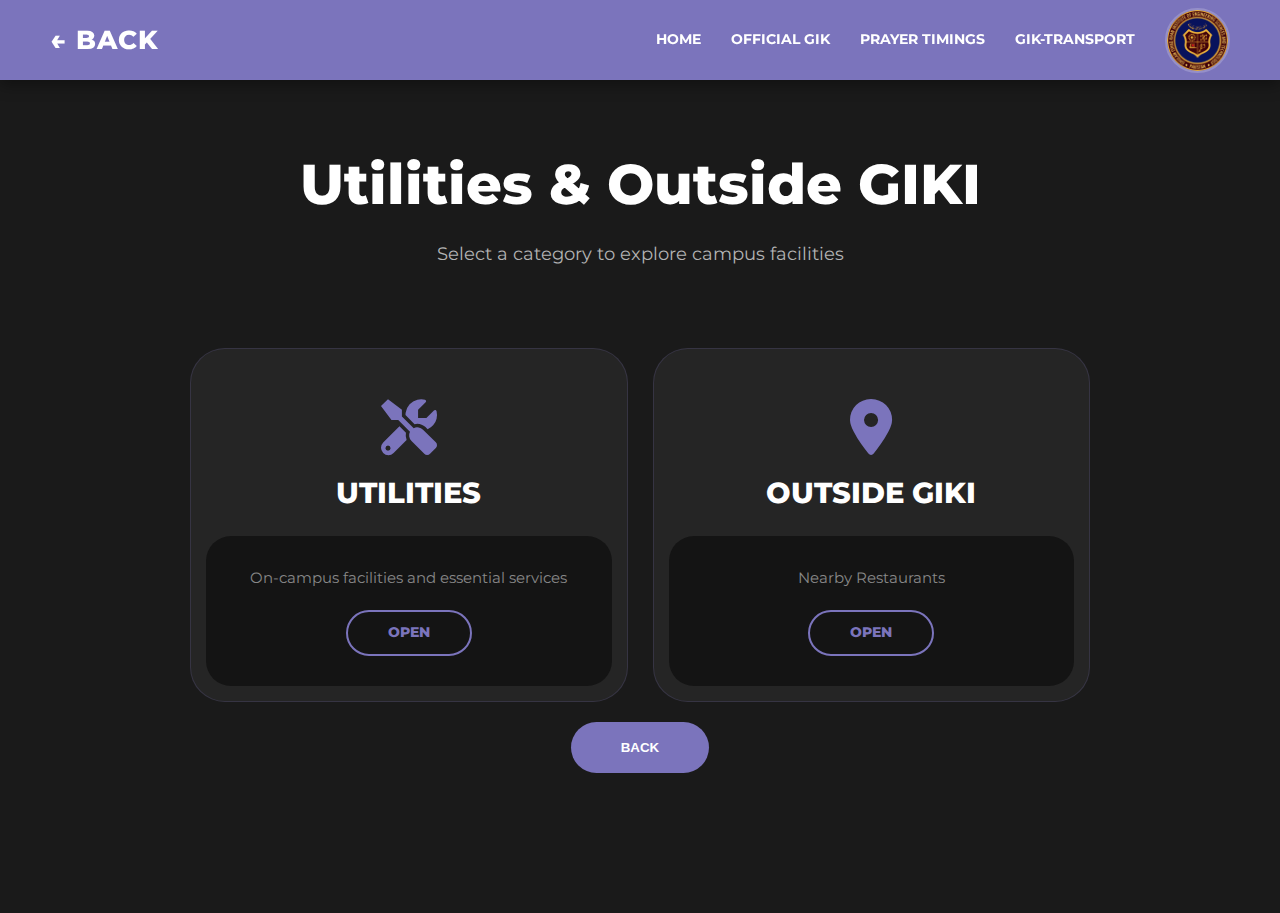
<file: utilities.html>
<!DOCTYPE html>
<html lang="en">
<head>
    <meta charset="UTF-8">
    <meta name="viewport" content="width=device-width, initial-scale=1.0">
    <title>Utilities | GIKI Dashboard</title>
    <link href="https://fonts.googleapis.com/css2?family=Montserrat:wght@700;800&display=swap" rel="stylesheet">
    <link rel="stylesheet" href="https://cdnjs.cloudflare.com/ajax/libs/font-awesome/6.0.0/css/all.min.css">
    <link rel="stylesheet" href="utilities.css">
</head>
<body>

   <nav class="navbar">
    <div class="nav-container">
        <a href="main_menu.html" class="nav-brand">← BACK</a>
        
        <div class="nav-links">
            <a href="index.html">HOME</a>
            <a href="https://giki.edu.pk/" target="_blank">Official GIK</a>
            <a href="https://salahtimes-giki.github.io/" target="_blank">Prayer Timings</a>
            <a href="https://giktransport.giki.edu.pk/" target="_blank">GIK-TRANSPORT</a>
            <img src="img/cropped-giki-logo-updated (1) (1).png" alt="GIKI Logo" class="nav-logo">
        </div>
    </div>
</nav>

    <div class="mess-container">
        <header class="menu-header">
            <h1>Utilities & Outside GIKI</h1>
            <p>Select a category to explore campus facilities</p>
        </header>

        <div class="utility-grid">
            <div class="themed-card">
                <div class="card-body">
                    <i class="fa-solid fa-screwdriver-wrench"></i>
                    <h2>Utilities</h2>
                </div>
                <div class="card-footer-box">
                    <p>On-campus facilities and essential services</p>
                    <a href="utilities_details.html" class="open-pill">Open</a>
                </div>
            </div>

            <div class="themed-card">
                <div class="card-body">
                    <i class="fa-solid fa-location-dot"></i>
                    <h2>Outside GIKI</h2>
                </div>
                <div class="card-footer-box">
                    <p>Nearby Restaurants</p>
                    <a href="outside_giki.html" class="open-pill">Open</a>
                </div>
            </div>
        </div>

        <div class="action-footer">
            <button class="back-pill" onclick="window.location.href='main_menu.html'">BACK</button>
        </div>
    </div>

</body>
</html>
</file>
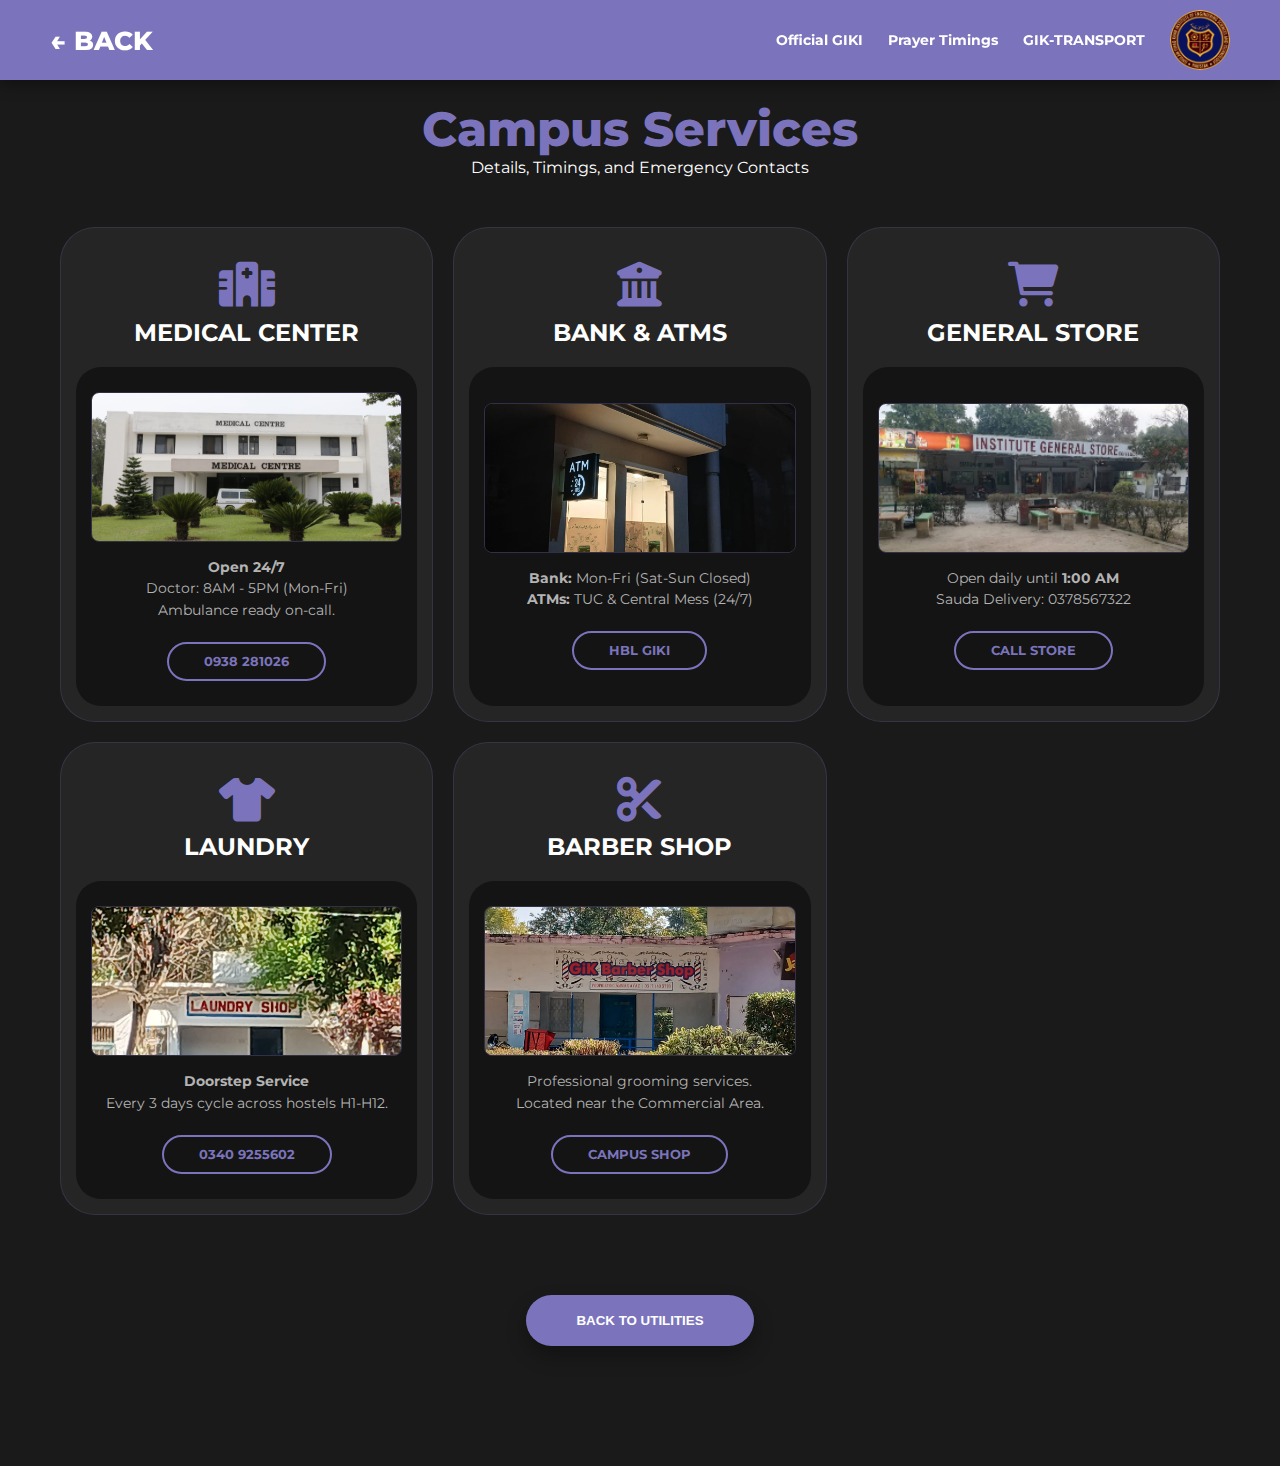
<file: utilities_details.html>
<!DOCTYPE html>
<html lang="en">
<head>
    <meta charset="UTF-8">
    <meta name="viewport" content="width=device-width, initial-scale=1.0">
    <title>GIKI Utilities Details</title>
    <link href="https://fonts.googleapis.com/css2?family=Montserrat:wght@700;800&display=swap" rel="stylesheet">
    <link rel="stylesheet" href="https://cdnjs.cloudflare.com/ajax/libs/font-awesome/6.0.0/css/all.min.css">
    <link rel="stylesheet" href="details.css">
</head>
<body>

    <nav class="navbar">
        <div class="nav-container">
            <a href="main_menu.html" class="nav-brand">← BACK</a>
            <div class="nav-links">
                <a href="https://giki.edu.pk/" target="_blank">Official GIKI</a>
                <a href="https://salahtimes-giki.github.io/" target="_blank">Prayer Timings</a>
                <a href="https://giktransport.giki.edu.pk/" target="_blank">GIK-TRANSPORT</a>
                <img src="img/cropped-giki-logo-updated (1) (1).png" alt="GIKI Seal" class="nav-logo">
            </div>
        </div>
    </nav>

    <div class="details-container">
        <header class="menu-header">
            <h1>Campus Services</h1>
            <p>Details, Timings, and Emergency Contacts</p>
        </header>

        <div class="utility-grid">
            <div class="themed-card">
                <div class="card-body">
                    <i class="fa-solid fa-hospital"></i>
                    <h2>Medical Center</h2>
                </div>
                <div class="card-footer-box">
                    <img src="img/medical.png" class="card-img" alt="Medical">
                    <p><strong>Open 24/7</strong><br>Doctor: 8AM - 5PM (Mon-Fri)<br>Ambulance ready on-call.</p>
                    <a href="tel:0938281026" class="open-pill">0938 281026</a>
                </div>
            </div>

            <div class="themed-card">
                <div class="card-body">
                    <i class="fa-solid fa-building-columns"></i>
                    <h2>Bank & ATMs</h2>
                </div>
                <div class="card-footer-box">
                    <img src="\img\atm2.jpeg"class="card-img" alt="Bank">
                    <p><strong>Bank:</strong> Mon-Fri (Sat-Sun Closed)<br><strong>ATMs:</strong> TUC & Central Mess (24/7)</p>
                    <span class="open-pill">HBL GIKI</span>
                </div>
            </div>

            <div class="themed-card">
                <div class="card-body">
                    <i class="fa-solid fa-cart-shopping"></i>
                    <h2>General Store</h2>
                </div>
                <div class="card-footer-box">
                    <img src="img/general.png" class="card-img" alt="General Store">
                    <p>Open daily until <strong>1:00 AM</strong><br>Sauda Delivery: 0378567322</p>
                    <a href="tel:0378567322" class="open-pill">Call Store</a>
                </div>
            </div>

            <div class="themed-card">
                <div class="card-body">
                    <i class="fa-solid fa-shirt"></i>
                    <h2>Laundry</h2>
                </div>
                <div class="card-footer-box">
                     <img src="img/laundry.jpeg" class="card-img" alt="General Store">
                    <p><strong>Doorstep Service</strong><br>Every 3 days cycle across hostels H1-H12.</p>
                    <a href="tel:+923409255602" class="open-pill">0340 9255602</a>
                </div>
            </div>

            <div class="themed-card">
                <div class="card-body">
                    <i class="fa-solid fa-scissors"></i>
                    <h2>Barber Shop</h2>
                </div>
                <div class="card-footer-box">
                     <img src="img/barber.jpeg" class="card-img" alt="General Store">
                    <p>Professional grooming services.<br>Located near the Commercial Area.</p>
                    <span class="open-pill">Campus Shop</span>
                </div>
            </div>
        </div>

        <div class="action-footer">
            <button class="back-pill" onclick="window.location.href='utilities.html'">BACK TO UTILITIES</button>
        </div>
    </div>

</body>
</html>
</file>
<file: explore-style.css>
/* --- Variables --- */
:root {
    --primary-purple: #a29bfe;
    --dark-purple: #7b74bc;
    --bg-dark: #121212;
    --card-bg: #1e1e1e;
    --nav-purple: rgba(108, 92, 231, 0.2); /* Transparent purple for glass effect */
}

/* --- Global Reset --- */
* {
    box-sizing: border-box;
    margin: 0;
    padding: 0;
}

body {
    background-color: var(--bg-dark);
    color: white;
    font-family: 'Montserrat', sans-serif;
    line-height: 1.6;
}

/* --- Modern Purple Glass Navbar --- */
.navbar {
    position: sticky;
    top: 0;
    z-index: 1000;
    background: #7b74bc(18, 18, 18, 0.8); 
    backdrop-filter: blur(15px);
    border-bottom: 2px solid var(--dark-purple);
    padding: 12px 0;
}

.nav-container {
    max-width: 1200px;
    margin: 0 auto;
    display: flex;
    justify-content: space-between;
    align-items: center;
    padding: 0 5%;
}

.nav-brand {
    font-size: 1.5rem;
    font-weight: 800;
    color: var(--primary-purple);
    text-decoration: none;
    display: flex;
    align-items: center;
    gap: 10px;
}

.nav-links {
    display: flex;
    align-items: center;
    list-style: none;
    gap: 20px;
}

.nav-links a {
    text-decoration: none;
    color: #efefef;
    font-size: 0.85rem;
    font-weight: 600;
    transition: color 0.3s;
}

.nav-links a:hover {
    color: var(--primary-purple);
}

.nav-logo {
    height: 45px;
    filter: drop-shadow(0 0 5px var(--dark-purple));
}

/* --- Main Content --- */
.explore-container {
    padding: 40px 5%;
    max-width: 1200px;
    margin: 0 auto;
}

.explore-header {
    text-align: center;
    margin-bottom: 50px;
}

.explore-header h1 {
    font-size: clamp(2rem, 8vw, 3.5rem);
    font-weight: 800;
    color: var(--primary-purple);
    text-shadow: 0 0 15px rgba(162, 155, 254, 0.3);
}

.explore-header p {
    color: #bbb;
    font-size: 1.1rem;
}

/* --- Responsive Grid --- */
.explore-grid {
    display: grid;
    grid-template-columns: repeat(auto-fit, minmax(320px, 1fr));
    gap: 30px;
}

/* --- Responsive Cards --- */
.explore-card {
    background: var(--card-bg);
    border-radius: 20px;
    overflow: hidden;
    border: 1px solid #333;
    transition: all 0.4s ease;
    display: flex;
    flex-direction: column;
}

.explore-card:hover {
    transform: translateY(-10px);
    border-color: var(--primary-purple);
    box-shadow: 0 10px 30px rgba(108, 92, 231, 0.2);
}

/* Fix for varied picture sizes */
.card-image {
    width: 100%;
    height: 250px; /* Fixed height for all images */
    overflow: hidden;
}

.card-image img {
    width: 100%;
    height: 100%;
    object-fit: cover; /* Resolves stretching and gaps */
    object-position: center;
    transition: transform 0.6s ease;
}

.explore-card:hover .card-image img {
    transform: scale(1.1);
}

.card-content {
    padding: 25px;
}

.card-content h2 {
    font-size: 1.3rem;
    color: var(--primary-purple);
    margin-bottom: 12px;
}

.card-content p {
    font-size: 0.9rem;
    color: #ccc;
    line-height: 1.5;
}

/* --- Mobile Breakpoint --- */
@media (max-width: 768px) {
    .nav-links {
        display: none; /* Simplifies mobile view */
    }
    
    .explore-grid {
        grid-template-columns: 1fr;
    }

    .explore-header h1 {
        font-size: 2.2rem;
    }
}
</file>
<file: outside.css>
/* ===================================================
   OUTSIDE GIKI STYLES
   =================================================== */
* {
    margin: 0;
    padding: 0;
    box-sizing: border-box;
}

body {
    font-family: 'Montserrat', sans-serif;
    background-color: #1a1a1a;
    color: #ffffff;
}

/* NAVBAR FIX */
.navbar {
    position: sticky;
    top: 0;
    width: 100%;
    height: 80px;
    background-color: #7b74bc;
    display: flex;
    align-items: center;
    padding: 0 50px;
    z-index: 1000;
    box-shadow: 0 4px 15px rgba(0, 0, 0, 0.4);
}

.nav-container {
    width: 100%;
    max-width: 1300px;
    margin: 0 auto;
    display: flex;
    justify-content: space-between;
    align-items: center;
}

.nav-brand {
    font-size: 1.6rem;
    font-weight: 800;
    color: #ffffff !important;
    text-decoration: none !important;
}

.nav-links {
    display: flex;
    align-items: center;
    gap: 25px;
}

.nav-links a {
    color: #ffffff !important;
    text-decoration: none !important;
    font-weight: 700;
    font-size: 0.85rem;
}

.nav-logo {
    height: 60px;
    width: auto;
    border-radius: 50%;
}

/* CONTENT GRID */
.outside-container {
    max-width: 1200px;
    margin: 50px auto;
    padding: 0 20px;
}

.menu-header {
    text-align: center;
    margin-bottom: 50px;
}

.menu-header h1 {
    font-size: 3rem;
    font-weight: 800;
    color: #7b74bc;
}

.food-grid {
    display: grid;
    grid-template-columns: repeat(auto-fit, minmax(320px, 1fr));
    gap: 30px;
}

/* THEMED CARD - SOCIETY UPDATES STYLE */
.themed-card {
    background: rgba(255, 255, 255, 0.05);
    border: 1px solid rgba(123, 116, 188, 0.2);
    border-radius: 35px;
    display: flex;
    flex-direction: column;
    overflow: hidden;
    transition: all 0.4s cubic-bezier(0.175, 0.885, 0.32, 1.275);
}

.themed-card:hover {
    transform: translateY(-8px);
    border-color: #7b74bc;
}

.card-body {
    padding: 40px 20px 20px;
    text-align: center;
}

.card-body i {
    font-size: 3rem;
    color: #7b74bc;
    margin-bottom: 10px;
}

.card-body h2 {
    font-size: 1.5rem;
    text-transform: uppercase;
    font-weight: 800;
}

/* DARK INSET BOX (SOCIETY UPDATES LOOK) */
.card-footer-box {
    background: #141414; /* Inset color */
    margin: 0 15px 15px 15px;
    padding: 30px 20px;
    border-radius: 25px;
    text-align: center;
    flex-grow: 1;
    display: flex;
    flex-direction: column;
    align-items: center;
}

.card-footer-box p {
    color: #b3b3b3;
    font-size: 0.9rem;
    margin-bottom: 20px;
    line-height: 1.5;
}

/* BUTTONS */
.open-pill {
    display: inline-block;
    padding: 10px 40px;
    border: 2px solid #7b74bc;
    color: #7b74bc;
    text-decoration: none !important;
    border-radius: 50px;
    font-weight: 700;
    font-size: 0.8rem;
    text-transform: uppercase;
    transition: 0.3s ease;
}

.open-pill:hover {
    background: #7b74bc;
    color: #ffffff;
}

.action-footer {
    text-align: center;
    margin-top: 80px;
    margin-bottom: 100px;
}

.back-pill {
    background: #7b74bc;
    color: white;
    padding: 18px 50px;
    border-radius: 100px;
    border: none;
    font-weight: 800;
    cursor: pointer;
    text-transform: uppercase;
}
/* --- MAIN CONTAINER --- */
.outside-container {
    padding: 20px 5%;
    max-width: 1200px;
    margin: 0 auto;
}

/* --- RESPONSIVE FOOD GRID --- */
.food-grid {
    display: grid;
    /* This makes the cards wrap automatically as the screen shrinks */
    grid-template-columns: repeat(auto-fit, minmax(280px, 1fr));
    gap: 20px;
    margin-top: 30px;
}

/* --- THEMED CARD STYLING --- */
.themed-card {
    display: flex;
    flex-direction: column;
    height: 100%; /* Ensures all cards in a row are equal height */
}

/* --- NAVBAR RESPONSIVENESS --- */
@media (max-width: 768px) {
    .navbar {
        height: auto;
        padding: 15px 20px;
    }

    .nav-container {
        flex-direction: column;
        gap: 12px;
    }

    .nav-links {
        display: flex;
        flex-wrap: wrap;
        justify-content: center;
        gap: 10px;
        font-size: 0.75rem;
    }

    .nav-logo {
        height: 35px;
    }

    .menu-header h1 {
        font-size: 1.8rem;
    }

    .food-grid {
        grid-template-columns: 1fr; /* Single column for easier scrolling on phones */
    }

    .back-pill {
        width: 100%;
        margin-top: 20px;
    }
}
</file>
<file: tuc-style.css>
:root {
    --primary-purple: #a29bfe;
    --dark-purple: #6c5ce7;
    --nav-gradient: linear-gradient(135deg, #6c5ce7 0%, #4834d4 100%);
    --bg-dark: #0f0c29; /* Deep cosmic blue/dark purple */
}

* {
    margin: 0;
    padding: 0;
    box-sizing: border-box;
}

body {
    font-family: 'Montserrat', sans-serif;
    background: radial-gradient(circle at center, #24243e 0%, #0f0c29 100%);
    color: white;
    height: 100vh;
    overflow: hidden;
    display: flex;
    flex-direction: column;
}

/* --- Responsive Navbar --- */
.navbar {
    background: var(--nav-gradient);
    padding: 15px 5%;
    width: 100%;
    box-shadow: 0 4px 15px rgba(0,0,0,0.3);
}

.nav-brand {
    color: white;
    text-decoration: none;
    font-weight: 800;
    font-size: 1.2rem;
    display: flex;
    align-items: center;
    gap: 10px;
}

/* --- Hero Section --- */
.hero-section {
    flex-grow: 1;
    display: flex;
    align-items: center;
    justify-content: center;
    padding: 20px;
}

.coming-soon-container {
    background: rgba(255, 255, 255, 0.05);
    backdrop-filter: blur(20px);
    padding: 50px 30px;
    border-radius: 30px;
    border: 1px solid rgba(255, 255, 255, 0.1);
    text-align: center;
    max-width: 500px;
    width: 100%;
    box-shadow: 0 25px 50px rgba(0,0,0,0.5);
}

.icon-box {
    font-size: 3rem;
    color: var(--primary-purple);
    margin-bottom: 20px;
    animation: float 3s ease-in-out infinite;
}

h1 {
    font-size: clamp(2rem, 10vw, 3rem);
    font-weight: 900;
    margin-bottom: 15px;
    letter-spacing: -1px;
}

.highlight {
    color: var(--primary-purple);
}

p {
    color: #ccc;
    font-size: 1rem;
    margin-bottom: 30px;
    line-height: 1.6;
}

/* --- Pulse Status --- */
.status-badge {
    display: inline-flex;
    align-items: center;
    background: rgba(108, 92, 231, 0.2);
    padding: 8px 20px;
    border-radius: 50px;
    font-size: 0.8rem;
    font-weight: 600;
    color: var(--primary-purple);
    margin-bottom: 30px;
}

.pulse-dot {
    height: 8px;
    width: 8px;
    background-color: var(--primary-purple);
    border-radius: 50%;
    display: inline-block;
    margin-right: 10px;
    box-shadow: 0 0 0 rgba(162, 155, 254, 0.4);
    animation: pulse 2s infinite;
}

.btn-back {
    display: block;
    text-decoration: none;
    color: white;
    background: var(--nav-gradient);
    padding: 12px 25px;
    border-radius: 12px;
    font-weight: 700;
    transition: transform 0.3s, box-shadow 0.3s;
}

.btn-back:hover {
    transform: translateY(-3px);
    box-shadow: 0 10px 20px rgba(108, 92, 231, 0.3);
}

/* --- Animations --- */
@keyframes float {
    0%, 100% { transform: translateY(0px); }
    50% { transform: translateY(-15px); }
}

@keyframes pulse {
    0% { box-shadow: 0 0 0 0 rgba(162, 155, 254, 0.7); }
    70% { box-shadow: 0 0 0 10px rgba(162, 155, 254, 0); }
    100% { box-shadow: 0 0 0 0 rgba(162, 155, 254, 0); }
}

/* --- Mobile Responsive --- */
@media (max-width: 480px) {
    .coming-soon-container {
        padding: 40px 20px;
    }
}
</file>
<file: details.css>
/* ===================================================
   1. GLOBAL & NAVBAR (Matches your Main Theme)
   =================================================== */
* {
    margin: 0;
    padding: 0;
    box-sizing: border-box;
}

body {
    font-family: 'Montserrat', sans-serif;
    background-color: #1a1a1a;
    color: #ffffff;
}

.navbar {
    position: sticky;
    top: 0;
    width: 100%;
    height: 80px;
    background-color: #7b74bc;
    display: flex;
    align-items: center;
    padding: 0 50px;
    z-index: 1000;
    box-shadow: 0 4px 15px rgba(0, 0, 0, 0.4);
}

.nav-container {
    width: 100%;
    max-width: 1300px;
    margin: 0 auto;
    display: flex;
    justify-content: space-between;
    align-items: center;
}

.nav-brand {
    font-size: 1.6rem;
    font-weight: 800;
    color: #ffffff !important;
    text-decoration: none !important;
}

.nav-links {
    display: flex;
    align-items: center;
    gap: 25px;
}

.nav-links a {
    color: #ffffff !important;
    text-decoration: none !important;
    font-weight: 700;
    font-size: 0.85rem;
}

.nav-logo {
    height: 60px;
    width: auto;
    border-radius: 50%;
}

/* ===================================================
   2. GRID & CARDS (Society Updates Layout)
   =================================================== */
.details-container {
    max-width: 1200px;
    margin: 50px auto;
    padding: 0 20px;
}

.menu-header {
    text-align: center;
    margin-bottom: 50px;
}

.menu-header h1 {
    font-size: 3rem;
    font-weight: 800;
    color: #7b74bc;
}

.utility-grid {
    display: grid;
    grid-template-columns: repeat(auto-fit, minmax(320px, 1fr));
    gap: 35px;
}

.themed-card {
    background: rgba(255, 255, 255, 0.05);
    border: 1px solid rgba(123, 116, 188, 0.2);
    border-radius: 35px;
    display: flex;
    flex-direction: column;
    overflow: hidden;
    transition: all 0.4s cubic-bezier(0.175, 0.885, 0.32, 1.275);
}

.themed-card:hover {
    transform: translateY(-8px);
    border-color: #7b74bc;
    background: rgba(123, 116, 188, 0.08);
}

.card-body {
    padding: 35px 20px 20px;
    text-align: center;
}

.card-body i {
    font-size: 2.8rem;
    color: #7b74bc;
    margin-bottom: 10px;
}

.card-body h2 {
    font-size: 1.5rem;
    text-transform: uppercase;
}

/* IMAGE FIXES */
.card-img {
    width: 100%;
    height: 160px;
    object-fit: cover;
    border-radius: 18px;
    margin-bottom: 15px;
    border: 1px solid rgba(123, 116, 188, 0.3);
}

/* DARK INSET BOX (The "Society Updates" Inset) */
.card-footer-box {
    background: #141414; /* Deep dark black inset */
    margin: 0 15px 15px 15px;
    padding: 25px 15px;
    border-radius: 25px;
    text-align: center;
    flex-grow: 1;
    display: flex;
    flex-direction: column;
    align-items: center;
    justify-content: center;
}

.card-footer-box p {
    color: #b3b3b3;
    font-size: 0.9rem;
    margin-bottom: 20px;
    line-height: 1.5;
}

/* PILL BUTTONS */
.open-pill {
    display: inline-block;
    padding: 10px 35px;
    border: 2px solid #7b74bc;
    color: #7b74bc;
    text-decoration: none !important;
    border-radius: 50px;
    font-weight: 700;
    font-size: 0.8rem;
    text-transform: uppercase;
    transition: 0.3s;
}

.open-pill:hover {
    background: #7b74bc;
    color: #ffffff;
}

.action-footer {
    text-align: center;
    margin-top: 80px;
    margin-bottom: 100px;
}

.back-pill {
    background: #7b74bc;
    color: white;
    padding: 18px 50px;
    border-radius: 100px;
    border: none;
    font-weight: 800;
    cursor: pointer;
    text-transform: uppercase;
    box-shadow: 0 10px 20px rgba(0,0,0,0.3);
}
/* --- CONTAINER SETTINGS --- */
.details-container {
    padding: 20px;
    max-width: 1200px;
    margin: 0 auto;
}

/* --- RESPONSIVE GRID --- */
.utility-grid {
    display: grid;
    /* Automatically creates columns based on width, minimum 300px per card */
    grid-template-columns: repeat(auto-fit, minmax(300px, 1fr));
    gap: 20px;
    margin-top: 30px;
}

/* --- CARD IMAGE HANDLING --- */
.card-img {
    width: 100%;
    max-height: 150px;
    object-fit: cover;
    border-radius: 8px;
    margin-bottom: 15px;
}

/* --- MOBILE BREAKPOINT (768px and below) --- */
@media (max-width: 768px) {
    .navbar {
        height: auto;
        padding: 15px;
    }

    .nav-container {
        flex-direction: column;
        gap: 15px;
    }

    .nav-links {
        flex-wrap: wrap;
        justify-content: center;
        gap: 10px;
        font-size: 0.8rem;
    }

    .nav-logo {
        height: 35px;
    }

    .menu-header h1 {
        font-size: 1.8rem;
    }

    .utility-grid {
        grid-template-columns: 1fr; /* Single column on phones */
    }

    .themed-card {
        padding: 15px;
    }

    .back-pill {
        width: 100%;
        padding: 15px;
    }
}
</file>
<file: style.css>
/* ===================================================
   1. GLOBAL RESETS & FONTS
   Ensures consistent spacing across all browsers.
   =================================================== */
* {
    margin: 0;
    padding: 0;
    box-sizing: border-box; /* Includes padding/border in the element's total width */
}

body {
    font-family: 'Montserrat', sans-serif;
    background-color: #1a1a1a; /* Dark theme background */
    color: #ffffff;            /* Global text color */
    line-height: 1.6;          /* Improves readability of text */
}

/* ===================================================
   2. NAVIGATION BAR (Purple Theme - Fixed Logo)
   =================================================== */
.navbar {
    position: sticky;
    top: 0;
    width: 100%;
    padding: 10px 50px; /* Reduced padding for a sleeker look */
    display: flex;
    align-items: center;
    background-color: #7b74bc; /* Solid purple to match your button */
    border-bottom: 2px solid rgba(0, 0, 0, 0.1);
    z-index: 1000;
}

.nav-container {
    width: 100%;
    max-width: 1300px; /* Slightly wider to match modern screens */
    margin: 0 auto;
    display: flex;
    justify-content: space-between;
    align-items: center;
}

/* Left side: Brand Name */
.nav-brand {
    font-size: 1.8rem;
    font-weight: 800;
    color: #ffffff;
    text-decoration: none;
    letter-spacing: 1px;
    text-transform: uppercase; /* Matches your screenshot */
}

/* Right side: Links & Logo */
.nav-links {
    display: flex;
    align-items: center;
    gap: 40px; /* Space between links */
}

.nav-links a {
    color: #ffffff;
    text-decoration: none;
    font-weight: 700;
    font-size: 1rem;
    transition: 0.3s ease;
}

.nav-links a:hover {
    color: #e0e0e0; /* Subtle light grey on hover */
}

/* Logo styling - Filter REMOVED to show original colors */
.logo { 
    height: 55px; /* Size adjusted to fit the bar */
    width: auto;
    display: block;
    /* filter: brightness(0) invert(1);  <-- REMOVED THIS LINE */
}
/* ===================================================
   3. HERO SECTION (LANDING PAGE)
   The main visual area users see first.
   =================================================== */
.hero-section {
    min-height: 80vh;         /* Takes up 80% of the screen height */
    display: flex;
    align-items: center;      /* Centers content vertically */
    justify-content: center;   /* Centers content horizontally */
}

.container {
    display: flex;
    align-items: center;
    gap: 60px;                /* Space between the image and the text */
    max-width: 1100px;
    padding: 20px;
}

/* Glassmorphism frame around the campus image */
.window-frame {
    border: 2px solid #7b74bc;
    border-radius: 25px;
    padding: 10px;
    position: relative;
    background: rgba(255,255,255,0.05); /* Semi-transparent background */
}

.campus-img {
    width: 350px;
    height: 500px;
    object-fit: cover;        /* Ensures image fills the area without stretching */
    border-radius: 20px;
}

.brand-name {
    font-size: 4rem;
    margin-bottom: 15px;
    text-decoration: underline;
    text-underline-offset: 10px; /* Space between text and the underline */
}

/* Call to Action (CTA) Button */
.cta-button {
    display: inline-block;
    padding: 15px 50px;
    background: #7b74bc;
    color: white;
    text-decoration: none;
    border-radius: 50px;      /* Fully rounded corners */
    font-weight: 700;
    transition: 0.3s;         /* Smooth transition for hover effects */
}

.cta-button:hover {
    transform: translateY(-5px); /* Moves button up slightly on hover */
    background: #8e87d4;         /* Lightens the purple color */
}

/* ===================================================
   4. MENU DASHBOARD
   The header and the grid of clickable cards.
   =================================================== */
.menu-header { 
    text-align: center; 
    padding: 50px 20px; 
}

.menu-header h1 { 
    color: #7b74bc; 
    font-size: 3rem; 
}

/* The Grid Container */
.menu-grid {
    display: grid;
    /* auto-fit: fills the row; minmax: cards won't get smaller than 280px */
    grid-template-columns: repeat(auto-fit, minmax(280px, 1fr));
    gap: 25px;
    max-width: 1200px;
    margin: 0 auto 50px;      /* Centers the grid and adds bottom margin */
    padding: 20px;
}

/* Individual Dashboard Cards */
.menu-card {
    background: rgba(255, 255, 255, 0.05);
    border: 1px solid rgba(123, 116, 188, 0.2);
    border-radius: 20px;
    padding: 35px;
    text-decoration: none;
    color: white;
    text-align: center;
    transition: 0.3s ease;
}

.menu-card:hover {
    transform: translateY(-10px);    /* Lift effect */
    border-color: #7b74bc;          /* Changes border to solid purple */
    background: rgba(123, 116, 188, 0.1); /* Subtle purple tint */
}

/* Styling for the Emojis/Icons inside cards */
.menu-card .icon { 
    font-size: 3rem; 
    margin-bottom: 15px; 
}
/* ===================================================
   5. MAP SECTION (CENTERED)
   Uses Flexbox to ensure the map is perfectly aligned.
   =================================================== */
.map-section {
    padding: 80px 20px;
    display: flex;             /* Enables Flexbox */
    flex-direction: column;    /* Stacks title and map vertically */
    align-items: center;       /* Centers items horizontally */
    justify-content: center;   /* Centers items vertically */
    background: linear-gradient(180deg, #1a1a1a 0%, #121212 100%);
}

.map-container {
    width: 100%;
    max-width: 1000px;         /* Prevents map from getting too wide on big screens */
    text-align: center;        /* Centers the title text */
}

.map-title {
    font-size: 2.5rem;
    color: #7b74bc;
    margin-bottom: 40px;
    font-weight: 800;
}

.map-frame {
    border-radius: 30px;
    overflow: hidden;          /* Clips map corners to match the border radius */
    border: 3px solid #7b74bc; /* Signature purple border */
    box-shadow: 0 20px 50px rgba(0, 0, 0, 0.5); /* Adds depth */
}

/* Ensures the iframe inside the frame behaves correctly */
.map-frame iframe {
    display: block;
    width: 100%;
}
/* This adds the big space at the top of the menu page */
.menu-header {
    text-align: center;
    padding: 100px 20px 60px; /* Top, Sides, Bottom spacing */
}

/* This creates the grid layout with gaps between the cards */
.menu-grid {
    display: grid;
    grid-template-columns: repeat(auto-fit, minmax(280px, 1fr));
    gap: 30px; /* Space between cards */
    max-width: 1200px;
    margin: 0 auto 100px; /* Centers the grid and adds space at the bottom */
    padding: 0 20px;
}

/* This adds internal padding to the cards so the text isn't touching the borders */
.menu-card {
    padding: 40px;
    margin-bottom: 10px; /* Extra safety margin */
    display: flex;
    flex-direction: column;
    align-items: center;
    background: rgba(255, 255, 255, 0.05);
    border-radius: 25px;
}
/* style.css */

.content-box {
    animation: fadeInUp 1s ease-out 0.3s forwards;
    /* Adds internal padding to ensure text doesn't hit container edges */
    padding: 20px; 
    /* Centers the text content inside the box */
    text-align: left; 
}

.brand-name {
    font-size: 4.5rem;
    font-weight: 800;
    /* Large gap below the title to separate it from the tagline */
    margin-bottom: 30px; 
    text-decoration: underline;
    text-underline-offset: 12px;
    color: #ffffff;
}

.tagline {
    font-size: 1.6rem;
    font-weight: 400;
    /* Significant gap below the tagline to separate it from the button */
    margin-bottom: 60px; 
    color: #b3b3b3;
    line-height: 1.4;
}

.cta-button {
    display: inline-block;
    /* Vertical and Horizontal padding inside the button */
    padding: 22px 70px; 
    background-color: #7b74bc;
    color: #ffffff;
    text-decoration: none;
    font-weight: 700;
    font-size: 1.2rem;
    border-radius: 50px;
    /* Smooth transition for the hover spacing effect */
    transition: all 0.4s cubic-bezier(0.175, 0.885, 0.32, 1.275);
}

/* ===================================================
   6. Transport SECTION (CENTERED)
   
   =================================================== */
/* ===================================================
   1. GLOBAL RESET & BASE STYLES
   =================================================== */
* { 
    margin: 0; 
    padding: 0; 
    box-sizing: border-box; 
}

body { 
    font-family: 'Montserrat', sans-serif; 
    background-color: #1a1a1a; 
    color: #ffffff; 
    line-height: 1.6;
    overflow-x: hidden;
}

/* ===================================================
   2. NAVIGATION BAR
   =================================================== */
.navbar { 
    position: sticky; 
    top: 0; 
    padding: 15px 50px; 
    background: #7b74bc; 
    z-index: 1000; 
    display: flex; 
    justify-content: space-between; 
    align-items: center; 
    box-shadow: 0 4px 15px rgba(0,0,0,0.4);
}

.nav-brand { 
    color: white; 
    text-decoration: none; 
    font-weight: 800; 
    font-size: 1.2rem; 
}

.nav-links { 
    display: flex; 
    align-items: center; 
    gap: 25px; 
}

.nav-links a { 
    color: white; 
    text-decoration: none; 
    font-weight: 700; 
}

/* Specific Booking Button in Nav */
.nav-booking-link { 
    background: white; 
    color: #7b74bc !important; 
    padding: 8px 18px; 
    border-radius: 6px; 
    font-size: 0.85rem;
    transition: 0.3s;
}

.nav-booking-link:hover {
    background: #f0f0f0;
    transform: translateY(-2px);
}

.logo { 
    height: 45px; 
}

/* ===================================================
   3. TRANSPORT TABLE (SCHEDULE)
   =================================================== */
.menu-header {
    text-align: center;
    /* First number is Top/Bottom spacing, Second is Left/Right */
    padding: 80px 20px 40px 20px; 
    
    /* Adds space between the header and the table below it */
    margin-bottom: 20px; 
}

.menu-header h1 {
    font-size: 3rem;
    color: #7b74bc;
    /* Adds space between the Title and the Subtitle */
    margin-bottom: 15px; 
    font-weight: 800;
}

.menu-header p {
    font-size: 1.1rem;
    opacity: 0.8;
    letter-spacing: 1px;
}

.schedule-container { 
    max-width: 1100px; 
    margin: 0 auto; 
    padding: 20px; 
}

.table-frame { 
    border: 2px solid #7b74bc; 
    border-radius: 25px; 
    overflow: hidden; 
    background: rgba(255,255,255,0.02); 
    box-shadow: 0 10px 30px rgba(0,0,0,0.5);
}

.transport-table { 
    width: 100%; 
    border-collapse: collapse; 
}

.transport-table th { 
    background: #7b74bc; 
    padding: 18px; 
    text-align: left; 
    text-transform: uppercase;
}

.transport-table td { 
    padding: 18px; 
    border-bottom: 1px solid #333; 
}

/* Row Hover Effect */
.transport-table tr:hover {
    background: rgba(123, 116, 188, 0.05);
}

.badge { 
    padding: 5px 12px; 
    border-radius: 6px; 
    font-weight: 800; 
    font-size: 11px; 
}

.student { background: #d1f7ed; color: #1e6b5a; }
.employee { background: #ffe9d6; color: #8a4a1a; }

/* ===================================================
   4. BOOKING ACTION CARD (THE "BUY" OPTION)
   =================================================== */
.action-footer { 
    display: flex; 
    justify-content: center; 
    padding: 40px 20px; 
}

.action-card { 
    background: rgba(123, 116, 188, 0.15); 
    border: 2px solid #7b74bc; 
    border-radius: 35px; 
    padding: 40px 60px; 
    display: flex; 
    align-items: center; 
    justify-content: space-between; 
    width: 100%; 
    max-width: 1100px; 
    gap: 30px;
}

.action-text h2 {
    color: #7b74bc;
    margin-bottom: 5px;
}

.buy-now-pill { 
    background: #7b74bc; 
    color: white; 
    text-decoration: none; 
    font-weight: 800; 
    padding: 18px 45px; 
    border-radius: 100px; 
    transition: 0.3s;
    text-align: center;
    box-shadow: 0 5px 15px rgba(123, 116, 188, 0.3);
}

.buy-now-pill:hover { 
    background: white; 
    color: #7b74bc; 
    transform: scale(1.05); 
}

/* ===================================================
   5. EXPERIENCE & COMMUNITY FEEDBACK
   =================================================== */
.experience-box { 
    background: rgba(255,255,255,0.03); 
    border: 1px solid rgba(255,255,255,0.1); 
    border-radius: 40px; 
    padding: 50px; 
    margin: 40px auto 100px;
    max-width: 1100px;
}

.section-title { 
    text-align: center; 
    color: #7b74bc; 
    margin-bottom: 40px; 
}

.experience-grid { 
    display: grid; 
    grid-template-columns: repeat(auto-fit, minmax(280px, 1fr)); 
    gap: 25px; 
    margin-bottom: 50px; 
}

.exp-card { 
    background: rgba(123, 116, 188, 0.1); 
    padding: 25px; 
    border-radius: 20px; 
    border-left: 6px solid #7b74bc; 
}

/* FEEDBACK FORM & STAR RATING */
.feedback-input-box { 
    background: rgba(0,0,0,0.4); 
    padding: 40px; 
    border-radius: 30px; 
    text-align: center; 
}

.star-rating { 
    display: flex; 
    flex-direction: row-reverse; 
    justify-content: center; 
    gap: 15px; 
}

.star { 
    font-size: 40px; 
    color: #444; 
    cursor: pointer; 
    transition: 0.2s; 
}

/* Star selection logic */
.star:hover, 
.star:hover ~ .star, 
.star.active, 
.star.active ~ .star { 
    color: #7b74bc !important; 
}

#user-suggestion { 
    width: 100%; 
    height: 120px; 
    margin: 25px 0; 
    background: #222; 
    border: 1px solid #444; 
    color: white; 
    padding: 20px; 
    border-radius: 15px; 
    resize: none; 
}

.buy-now-btn { 
    background: #7b74bc; 
    color: white; 
    border: none; 
    padding: 15px 50px; 
    border-radius: 50px; 
    cursor: pointer; 
    font-weight: 800; 
}

.hidden { display: none !important; }

/* ===================================================
   6. RESPONSIVENESS
   =================================================== */
@media (max-width: 768px) {
    .action-card {
        flex-direction: column;
        text-align: center;
        padding: 30px;
    }
    .navbar { padding: 15px 20px; }
}
/*----------------------------------------------------
/* Styling for the Add Event Form inputs */
.custom-input {
    width: 100%;
    padding: 15px;
    background: #222;
    border: 1px solid #444;
    color: white;
    border-radius: 12px;
    font-family: 'Montserrat', sans-serif;
    font-size: 0.95rem;
}

.custom-input:focus {
    border-color: #7b74bc;
    outline: none;
}

#event-category {
    cursor: pointer;
}

#event-summary {
    width: 100%;
    background: #222;
    border: 1px solid #444;
    color: white;
    padding: 15px;
    border-radius: 12px;
    font-family: 'Montserrat', sans-serif;
    resize: vertical;
}
/* Container for scrolling */
.experience-grid {
    display: grid;
    grid-template-columns: repeat(auto-fill, minmax(300px, 1fr));
    gap: 20px;
    max-height: 500px; /* Adjust this height as needed */
    overflow-y: auto;
    padding: 15px;
    background: rgba(255, 255, 255, 0.02);
    border-radius: 15px;
}

/* Custom scrollbar for a better look */
.experience-grid::-webkit-scrollbar {
    width: 8px;
}

.experience-grid::-webkit-scrollbar-track {
    background: rgba(0, 0, 0, 0.2);
    border-radius: 10px;
}

.experience-grid::-webkit-scrollbar-thumb {
    background: #7b74bc;
    border-radius: 10px;
}

.experience-grid::-webkit-scrollbar-thumb:hover {
    background: #9a94d6;
}
/* ===================================================
   1. GLOBAL RESETS & FONTS
   Matches your Dashboard exactly
   =================================================== */
* {
    margin: 0;
    padding: 0;
    box-sizing: border-box;
}

body {
    font-family: 'Montserrat', sans-serif;
    background-color: #1a1a1a; 
    color: #ffffff;
    line-height: 1.6;
    overflow-x: hidden;
}

/* ===================================================
   2. NAVIGATION BAR (Purple Theme)
   =================================================== */
.navbar {
    position: sticky;
    top: 0;
    width: 100%;
    padding: 15px 50px;
    display: flex;
    align-items: center;
    background-color: #7b74bc;
    border-bottom: 2px solid rgba(0, 0, 0, 0.1);
    z-index: 1000;
    justify-content: space-between;
}

.nav-container {
    width: 100%;
    max-width: 1300px;
    margin: 0 auto;
    display: flex;
    justify-content: space-between;
    align-items: center;
}

.nav-brand {
    font-size: 1.5rem;
    font-weight: 800;
    color: #ffffff;
    text-decoration: none;
    letter-spacing: 1px;
    text-transform: uppercase;
}

.nav-links {
    display: flex;
    align-items: center;
    gap: 30px;
}

.nav-links a {
    color: #ffffff;
    text-decoration: none;
    font-weight: 700;
    font-size: 0.9rem;
    transition: 0.3s ease;
}

/* ===================================================
   3. MESS HEADER & CONTAINER
   =================================================== */
.mess-container {
    max-width: 800px;
    margin: 60px auto;
    padding: 20px;
}

.menu-header {
    text-align: center;
    margin-bottom: 50px;
}

.menu-header h1 {
    color: #7b74bc;
    font-size: 3.5rem;
    font-weight: 800;
    margin-bottom: 10px;
}

.menu-header p {
    color: #b3b3b3;
    font-size: 1.1rem;
}

/* ===================================================
   4. DAY SELECTION (Cards Style)
   Matches your Dashboard "Social Events" / "TUC" cards
   =================================================== */
.day-card {
    background: rgba(255, 255, 255, 0.05);
    border: 1px solid rgba(123, 116, 188, 0.2);
    border-radius: 20px;
    padding: 30px;
    margin-bottom: 15px;
    cursor: pointer;
    font-weight: 700;
    text-align: center;
    font-size: 1.4rem;
    transition: all 0.3s ease;
}

.day-card:hover {
    transform: translateY(-5px);
    border-color: #7b74bc;
    background: rgba(123, 116, 188, 0.1);
}

/* ===================================================
   5. MEAL SECTIONS (Breakfast/Lunch/Dinner)
   =================================================== */
.meal-label {
    color: #7b74bc;
    font-weight: 800;
    font-size: 1.5rem;
    margin: 40px 0 15px;
    border-left: 6px solid #7b74bc;
    padding-left: 15px;
    text-transform: uppercase;
}

.food-item {
    background: rgba(255, 255, 255, 0.03);
    border: 1px solid rgba(255, 255, 255, 0.08);
    border-radius: 15px;
    padding: 20px;
    margin-bottom: 12px;
    display: flex;
    justify-content: space-between;
    align-items: center;
    transition: 0.3s;
}

.food-item:hover {
    border-color: rgba(123, 116, 188, 0.5);
    background: rgba(255, 255, 255, 0.05);
}

/* ===================================================
   6. RATING SYSTEM (10 Stars)
   =================================================== */
.avg-text {
    color: #ffcc00; /* Gold color for stars */
    font-weight: 700;
    font-size: 0.9rem;
    margin-top: 5px;
    display: block;
}

.rate-select {
    background: #222;
    color: #7b74bc;
    border: 2px solid #7b74bc;
    border-radius: 10px;
    padding: 8px 15px;
    font-weight: 800;
    font-family: 'Montserrat', sans-serif;
    cursor: pointer;
    outline: none;
}

/* ===================================================
   7. BACK BUTTON (The Pill Style)
   Matches your "Buy Now" and "CTA" buttons
   =================================================== */
.action-footer {
    text-align: center;
    margin-top: 50px;
}

.back-pill {
    background: #7b74bc;
    color: white;
    border: none;
    padding: 15px 45px;
    border-radius: 100px;
    font-weight: 700;
    font-size: 1rem;
    cursor: pointer;
    transition: 0.3s;
    box-shadow: 0 5px 15px rgba(123, 116, 188, 0.3);
}

.back-pill:hover {
    background: #ffffff;
    color: #7b74bc;
    transform: scale(1.05);
}

.hidden {
    display: none !important;
}

/* ===================================================
   8. RESPONSIVENESS
   =================================================== */
@media (max-width: 768px) {
    .navbar { padding: 15px 20px; }
    .menu-header h1 { font-size: 2.5rem; }
    .day-card { padding: 20px; font-size: 1.1rem; }
}
/*-------------------------------------------------------------------*/

/* ===================================================
   MOBILE RESPONSIVE OVERRIDES
   =================================================== */
@media (max-width: 768px) {
    /* 1. Navbar Fix: Prevents Overlapping */
    .navbar {
        height: auto !important; /* Let bar grow taller */
        padding: 15px 10px !important;
    }

    .nav-container {
        flex-direction: column !important; /* Stack BRAND/BACK above links */
        gap: 12px;
        text-align: center;
    }

    .nav-links {
        flex-wrap: wrap !important; /* Allow links to wrap to new lines */
        justify-content: center !important;
        gap: 10px !important;
        width: 100%;
    }

    .nav-links a {
        font-size: 11px !important; /* Smaller text for mobile */
    }

    /* 2. Grid Fixes: Force single column layout */
    .menu-grid, .utility-grid, .food-grid, .experience-grid {
        grid-template-columns: 1fr !important;
        padding: 15px !important;
        gap: 20px !important;
    }

    /* 3. Hero Section (index.html) Fixes */
    .container {
        flex-direction: column !important;
        text-align: center;
        gap: 25px;
    }

    .brand-name {
        font-size: 2.5rem !important;
    }

    .campus-img {
        width: 100% !important;
        max-width: 320px;
        height: auto !important;
    }
}
/* --- SHARED RESPONSIVE GRID --- */
.experience-grid {
    display: grid;
    grid-template-columns: repeat(auto-fit, minmax(300px, 1fr));
    gap: 20px;
    margin-top: 20px;
}

/* --- FORM STYLING & RESPONSIVENESS --- */
#input-area {
    margin-top: 80px;
    padding: 30px;
    border-top: 2px solid #7b74bc;
    max-width: 800px;
    margin-left: auto;
    margin-right: auto;
}

.input-row {
    display: flex;
    gap: 10px;
}

#event-summary {
    min-height: 100px;
    padding: 15px;
    background: #222;
    color: white;
    border-radius: 10px;
    border: 1px solid #444;
    width: 100%;
    font-family: inherit;
}

.file-upload-box {
    background: rgba(255, 255, 255, 0.05);
    padding: 15px;
    border-radius: 10px;
}

.file-upload-box label {
    font-size: 11px;
    display: block;
    margin-bottom: 8px;
    opacity: 0.8;
}

.admin-link {
    color: #ffcc00;
    font-weight: bold;
    text-decoration: none;
}

/* --- MOBILE BREAKPOINT (768px and below) --- */
@media (max-width: 768px) {
    .nav-container {
        flex-direction: column;
        padding: 15px 0;
    }

    .nav-links {
        flex-wrap: wrap;
        justify-content: center;
        gap: 10px;
        margin-top: 10px;
        font-size: 0.75rem;
    }

    .nav-brand {
        font-size: 1.2rem;
    }

    .input-row {
        flex-direction: column; /* Stacks Email and Password fields */
    }

    .experience-grid {
        grid-template-columns: 1fr; /* Single column for event cards */
    }

    .menu-header h1 {
        font-size: 2rem;
    }

    #input-area {
        padding: 20px 15px;
    }
}
/* --- MESS CONTAINER SPACING --- */
.mess-container {
    padding: 20px 5%;
    max-width: 900px;
    margin: 0 auto;
}

/* --- DAY BUTTONS GRID --- */
/* Makes the Monday-Sunday buttons look like cards */
.day-grid {
    display: grid;
    grid-template-columns: repeat(auto-fit, minmax(140px, 1fr));
    gap: 15px;
    margin-top: 30px;
}

/* --- MEAL ITEMS (The dynamic rows) --- */
.food-item {
    display: flex;
    justify-content: space-between;
    align-items: center;
    background: #222;
    padding: 15px 20px;
    border-radius: 12px;
    margin-bottom: 10px;
    border: 1px solid #333;
}

/* --- MOBILE BREAKPOINT --- */
@media (max-width: 600px) {
    .navbar {
        height: auto;
        padding: 15px 20px;
    }

    .nav-container {
        flex-direction: column;
    }

    .nav-links {
        display: none; /* Often best to hide extra links on mobile mess page to focus on food */
    }

    .mess-header h1 {
        font-size: 2.2rem;
    }

    /* Stack the food name and the rating dropdown on very small screens */
    .food-item {
        flex-direction: column;
        text-align: center;
        gap: 15px;
    }

    .rate-select {
        width: 100%; /* Make the dropdown easy to tap with a thumb */
    }

    .day-grid {
        grid-template-columns: 1fr 1fr; /* Two columns for days on mobile */
    }
}
</file>
<file: mess-style.css>
/* ===================================================
   1. GLOBAL RESETS & FONTS
   =================================================== */
* {
    margin: 0;
    padding: 0;
    box-sizing: border-box;
}

body {
    font-family: 'Montserrat', sans-serif;
    background-color: #1a1a1a; /* Matches your dashboard background */
    color: #ffffff;
    line-height: 1.6;
}

/* ===================================================
   2. NAVIGATION BAR (Sleeker & Smaller)
   =================================================== */
.navbar {
    position: sticky;
    top: 0;
    width: 100%;
    /* Reduced vertical padding from 15px to 8px for a smaller bar */
    padding: 8px 50px; 
    display: flex;
    align-items: center;
    background-color: #7b74bc; /* Matches your brand purple */
    border-bottom: 1px solid rgba(0, 0, 0, 0.1);
    z-index: 1000;
    /* Added height limit to keep it consistent */
    height: 60px; 
}

.nav-container {
    width: 100%;
    max-width: 1300px;
    margin: 0 auto;
    display: flex;
    justify-content: space-between;
    align-items: center;
}

.nav-brand {
    font-size: 1.4rem; /* Slightly smaller font */
    font-weight: 800;
    color: #ffffff;
    text-decoration: none;
    letter-spacing: 1px;
    text-transform: uppercase;
}

.nav-links {
    display: flex;
    align-items: center;
    gap: 25px; /* Tighter gap for a cleaner look */
}

.nav-links a {
    color: #ffffff;
    text-decoration: none;
    font-weight: 700;
    font-size: 0.85rem; /* Smaller font for a professional feel */
    transition: 0.3s ease;
}

/* Updated Logo Styling for a small bar */
.logo { 
    height: 40px; /* Reduced from 55px/45px to fit the smaller height */
    width: auto;
    display: block;
}

/* ===================================================
   3. MESS CONTAINER & SPACING
   =================================================== */
.mess-container {
    max-width: 900px;
    margin: 80px auto; /* Large top/bottom spacing for the whole page */
    padding: 0 40px;    /* Side spacing for mobile */
}

.mess-header {
    text-align: left;
    margin-bottom: 60px; /* Space between title and the first day card */
}

.mess-header h1 {
    font-size: 3.2rem;
    font-weight: 800;
    color: #ffffff;
    margin-bottom: 12px;
}

.mess-header p {
    color: #b3b3b3;
    font-size: 1.1rem;
    letter-spacing: 0.5px;
}

/* ===================================================
   4. DAY SELECTION CARDS (The spacing fix)
   =================================================== */
.day-card {
    background: rgba(255, 255, 255, 0.05); /* Semi-transparent glass look */
    border: 1px solid rgba(255, 255, 255, 0.1);
    border-radius: 25px;
    
    /* Internal Spacing: Makes the cards big like "Social Events" */
    padding: 50px 40px; 
    
    /* External Spacing: Gap between cards */
    margin-bottom: 30px; 
    
    cursor: pointer;
    font-weight: 700;
    text-align: center;
    font-size: 1.6rem;
    transition: all 0.4s cubic-bezier(0.175, 0.885, 0.32, 1.275);
}

.day-card:hover {
    background: rgba(123, 116, 188, 0.15);
    border-color: #7b74bc;
    transform: translateY(-8px); /* Lift effect from dashboard */
}

/* ===================================================
   5. MEAL LIST SPACING (When a day is clicked)
   =================================================== */
.meal-label {
    color: #7b74bc;
    font-weight: 800;
    font-size: 1.5rem;
    
    /* Large gap above headers like "Lunch" or "Dinner" */
    margin-top: 60px; 
    margin-bottom: 25px;
    
    border-left: 6px solid #7b74bc;
    padding-left: 20px;
    text-transform: uppercase;
}

.food-item {
    background: rgba(255, 255, 255, 0.03);
    border: 1px solid rgba(255, 255, 255, 0.05);
    border-radius: 20px;
    
    /* Internal Spacing for food items */
    padding: 30px; 
    
    /* Vertical gap between food items */
    margin-bottom: 20px; 
    
    display: flex;
    justify-content: space-between;
    align-items: center;
}

/* ===================================================
   6. RATING DROPDOWN & AVG DISPLAY
   =================================================== */
.avg-text {
    color: #ffcc00; /* Gold/Star color */
    font-weight: 700;
    font-size: 0.95rem;
    margin-top: 8px;
    display: block;
}

.rate-select {
    background: #252525;
    color: #7b74bc;
    border: 2px solid #7b74bc;
    border-radius: 12px;
    padding: 10px 18px;
    font-weight: 800;
    font-family: 'Montserrat', sans-serif;
    cursor: pointer;
    transition: 0.3s;
}

.rate-select:focus {
    background: #7b74bc;
    color: white;
}

/* ===================================================
   7. BACK BUTTON (Pill Style)
   =================================================== */
.action-footer {
    text-align: center;
    margin-top: 80px;
    margin-bottom: 120px; /* Space at end of scroll */
}

.back-pill {
    background: #7b74bc;
    color: white;
    border: none;
    padding: 18px 60px;
    border-radius: 100px;
    font-weight: 700;
    font-size: 1.1rem;
    cursor: pointer;
    transition: 0.4s;
    box-shadow: 0 10px 20px rgba(123, 116, 188, 0.2);
}

.back-pill:hover {
    background: white;
    color: #7b74bc;
    transform: scale(1.05);
}

.hidden { display: none !important; }

/* ===================================================
   8. RESPONSIVE ADJUSTMENTS
   =================================================== */
@media (max-width: 768px) {
    .mess-container { padding: 0 20px; margin-top: 40px; }
    .mess-header h1 { font-size: 2.4rem; }
    .day-card { padding: 35px 20px; font-size: 1.2rem; }
}
</file>
<file: utilities.css>
/* ===================================================
   1. GLOBAL RESET & CORE THEME
   Ensures consistent dark mode across all pages.
   =================================================== */
* {
    margin: 0;
    padding: 0;
    box-sizing: border-box;
}

body {
    font-family: 'Montserrat', sans-serif;
    background-color: #1a1a1a; /* Dark theme background */
    color: #ffffff;
    line-height: 1.6;
    overflow-x: hidden;
}

/* ===================================================
   2. FIXED NAVIGATION BAR & LOGO FIX
   Resolves the overlap seen in your recent screenshots.
   =================================================== */
.navbar {
    position: sticky; /* Stays at top while scrolling */
    top: 0;
    width: 100%;
    height: 80px; /* Specific height to contain the logo */
    background-color: #7b74bc; /* Signature Purple */
    display: flex;
    align-items: center;
    padding: 0 50px;
    z-index: 1000;
    box-shadow: 0 4px 15px rgba(0, 0, 0, 0.4);
}

.nav-container {
    width: 100%;
    max-width: 1300px;
    margin: 0 auto;
    display: flex;
    justify-content: space-between;
    align-items: center;
}

.nav-brand {
    font-size: 1.6rem;
    font-weight: 800;
    color: #ffffff !important;
    text-decoration: none !important; /* Forces removal of blue underline */
    text-transform: uppercase;
    letter-spacing: 1px;
}

.nav-links {
    display: flex;
    align-items: center;
    gap: 30px;
}

.nav-links a {
    color: #ffffff !important;
    text-decoration: none !important; /* Forces removal of blue underline */
    font-weight: 700;
    font-size: 0.9rem;
    text-transform: uppercase;
    transition: 0.3s ease;
}

/* THE LOGO FIX: Keeps the large circular seal inside the bar */
.nav-logo {
    height: 65px; /* Adjust this to fit within the 80px navbar */
    width: auto;
    border-radius: 50%;
    border: 2px solid rgba(255, 255, 255, 0.2);
    object-fit: contain;
    display: block; /* Prevents it from floating over content */
}

/* ===================================================
   3. UTILITIES HEADER & LAYOUT
   =================================================== */
.mess-container {
    max-width: 1200px;
    margin: 40px auto;
    padding: 0 20px;
}

.menu-header {
    text-align: center;
    margin-bottom: 60px;
    padding-top: 20px; /* Extra space so it doesn't touch the navbar */
}

.menu-header h1 {
    font-size: 3.5rem;
    font-weight: 800;
    color: #ffffff;
    margin-bottom: 10px;
}

.menu-header p {
    color: #b3b3b3;
    font-size: 1.1rem;
}

/* ===================================================
   4. THEMED CARDS (SOCIETY UPDATES STYLE)
   Matches the "dark inset box" look.
   =================================================== */
.utility-grid {
    display: grid;
    grid-template-columns: repeat(auto-fit, minmax(350px, 1fr));
    gap: 40px;
    margin-bottom: 80px;
}

.themed-card {
    background: rgba(255, 255, 255, 0.05);
    border: 1px solid rgba(123, 116, 188, 0.2);
    border-radius: 35px;
    display: flex;
    flex-direction: column;
    overflow: hidden;
    transition: all 0.4s cubic-bezier(0.175, 0.885, 0.32, 1.275);
}

.themed-card:hover {
    transform: translateY(-10px);
    border-color: #7b74bc;
    background: rgba(123, 116, 188, 0.1);
}

/* Upper part of card */
.card-body {
    padding: 50px 20px 20px;
    text-align: center;
}

.card-body i {
    font-size: 3.5rem;
    color: #7b74bc;
    margin-bottom: 15px;
    display: block;
}

.card-body h2 {
    font-size: 1.8rem;
    font-weight: 800;
    text-transform: uppercase;
}

/* Inner dark box (The Inset) */
.card-footer-box {
    background: #141414; /* Darker than the card for depth */
    margin: 0 15px 15px 15px;
    padding: 30px 20px;
    border-radius: 25px;
    text-align: center;
    display: flex;
    flex-direction: column;
    align-items: center;
}

.card-footer-box p {
    color: #888;
    font-size: 0.95rem;
    margin-bottom: 20px;
}

/* ===================================================
   5. ACTION BUTTONS
   =================================================== */
.open-pill {
    display: inline-block;
    padding: 10px 40px;
    background: transparent;
    color: #7b74bc;
    border: 2px solid #7b74bc;
    text-decoration: none !important;
    border-radius: 50px;
    font-weight: 800;
    font-size: 0.85rem;
    text-transform: uppercase;
    transition: 0.3s ease;
}

.open-pill:hover {
    background: #7b74bc;
    color: #ffffff;
}

.action-footer {
    text-align: center;
    padding-bottom: 100px;
}

.back-pill {
    background: #7b74bc;
    color: white;
    border: none;
    padding: 18px 50px;
    border-radius: 100px;
    font-weight: 700;
    cursor: pointer;
    text-transform: uppercase;
    transition: 0.3s;
}

.back-pill:hover {
    background: #ffffff;
    color: #7b74bc;
    transform: scale(1.05);
}

/* ===================================================
   6. RESPONSIVENESS
   =================================================== */
@media (max-width: 768px) {
    .navbar { padding: 0 20px; height: auto; padding: 10px 20px; }
    .nav-links { gap: 15px; }
    .nav-logo { height: 45px; }
    .menu-header h1 { font-size: 2.5rem; }
}
@media (max-width: 600px) {
    /* 1. Prevent the navbar from squishing its content */
    .navbar {
        height: auto; /* Let it grow vertically if links wrap */
        padding: 15px 10px;
    }

    /* 2. Stack the links or make them wrap */
    .nav-links {
        display: flex;
        flex-wrap: wrap; /* Allows links to go to a new line instead of overlapping */
        justify-content: center;
        gap: 10px; /* Reduce gap so they fit better */
    }

    .nav-links a {
        font-size: 12px; /* Smaller font for mobile */
        white-space: nowrap; /* Prevents single words from breaking */
    }

    /* 3. Fix the "Back" button text size */
    .nav-brand {
        font-size: 1.2rem;
        margin-bottom: 5px;
    }
}
/* --- RESPONSIVE UTILITY GRID --- */
.utility-grid {
    display: grid;
    /* This allows the two cards to sit side-by-side on desktop but stack on mobile */
    grid-template-columns: repeat(auto-fit, minmax(300px, 1fr));
    gap: 25px;
    padding: 20px 0;
    max-width: 900px;
    margin: 0 auto;
}

/* Ensure the container has some side padding on mobile */
.mess-container {
    padding: 0 20px;
}

/* --- RESPONSIVE BREAKPOINT (768px and below) --- */
@media (max-width: 768px) {
    .navbar {
        height: auto; /* Allow navbar to expand vertically */
        padding: 15px 20px;
    }

    .nav-container {
        flex-direction: column; /* Stack the BACK button and links */
        gap: 15px;
    }

    .nav-links {
        display: flex;
        flex-wrap: wrap; /* Wrap links if they are too wide */
        justify-content: center;
        gap: 12px;
        font-size: 0.8rem;
    }

    .nav-logo {
        height: 40px; /* Shrink logo slightly for mobile */
    }

    .menu-header h1 {
        font-size: 1.8rem; /* Smaller heading on mobile */
        margin-top: 20px;
    }

    .themed-card {
        margin-bottom: 10px;
    }

    .back-pill {
        width: 100%; /* Make button easier to tap */
        padding: 15px 0;
    }
}
</file>
